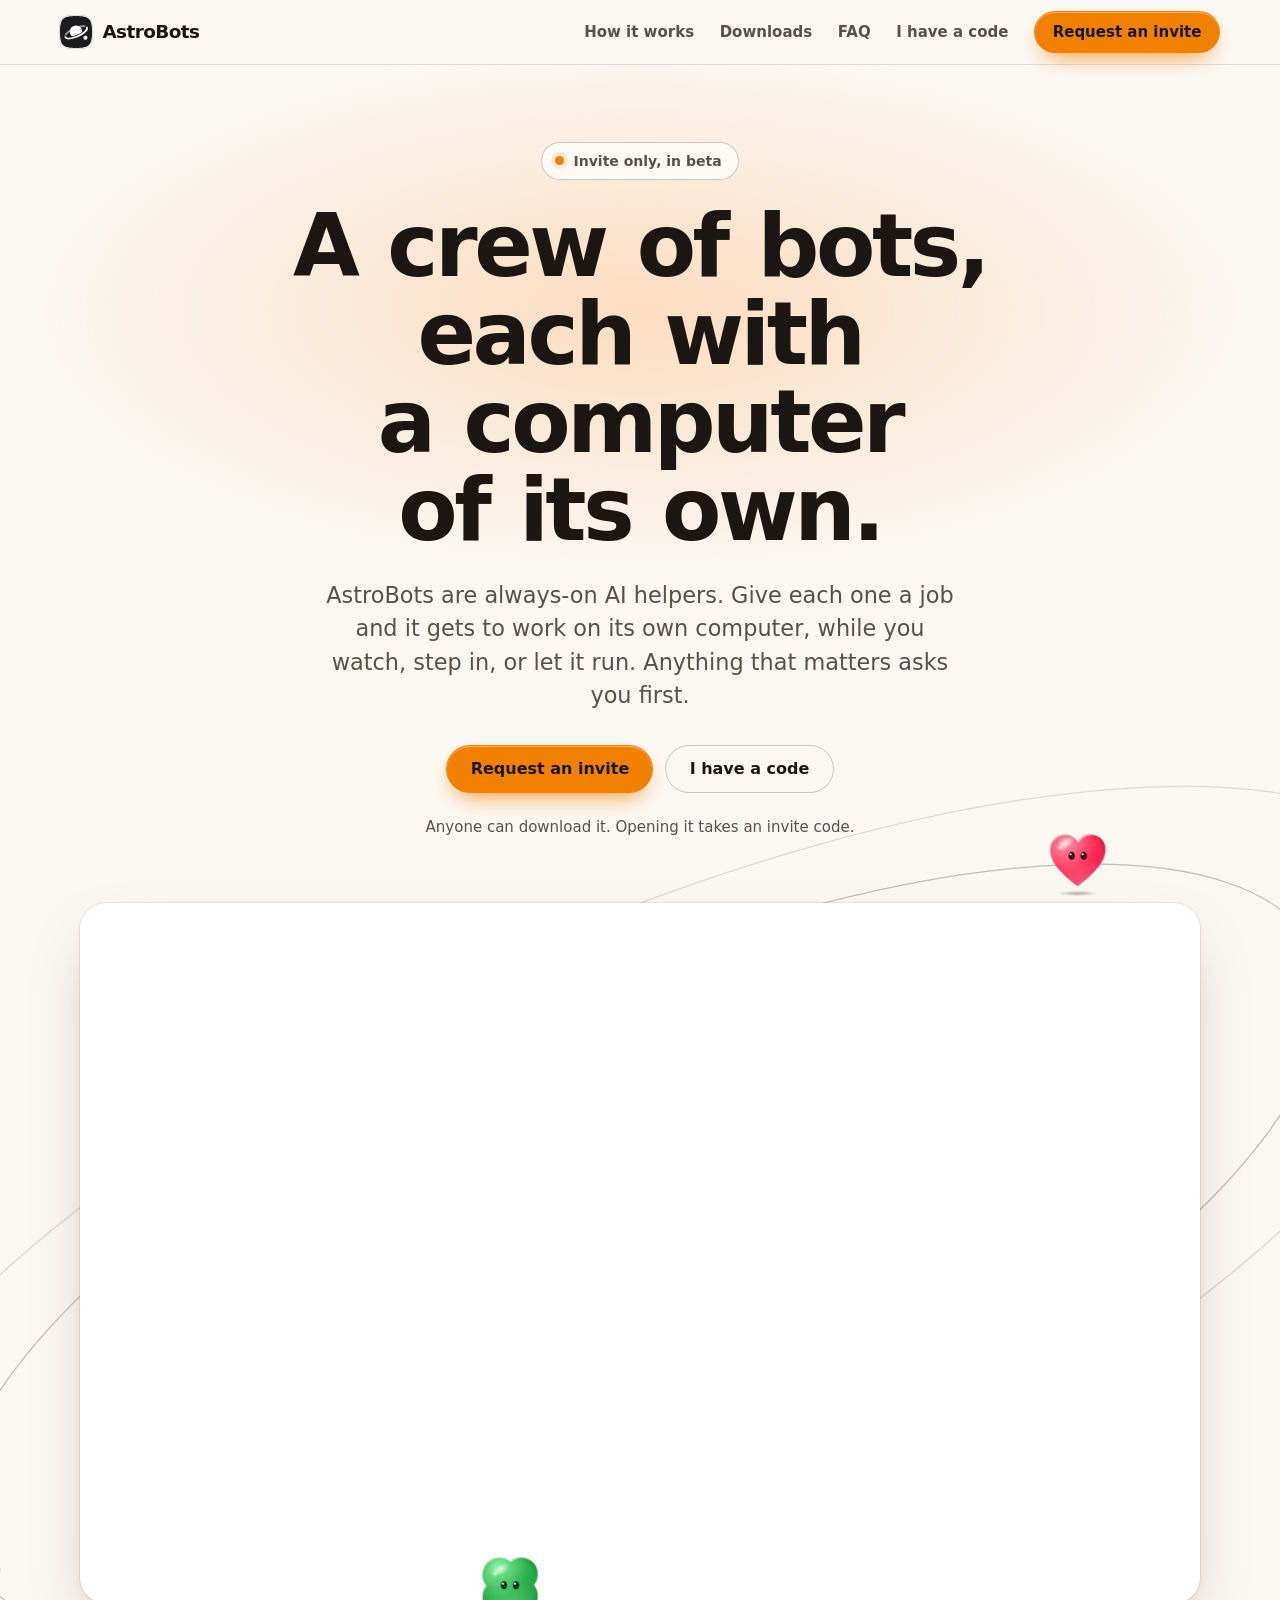
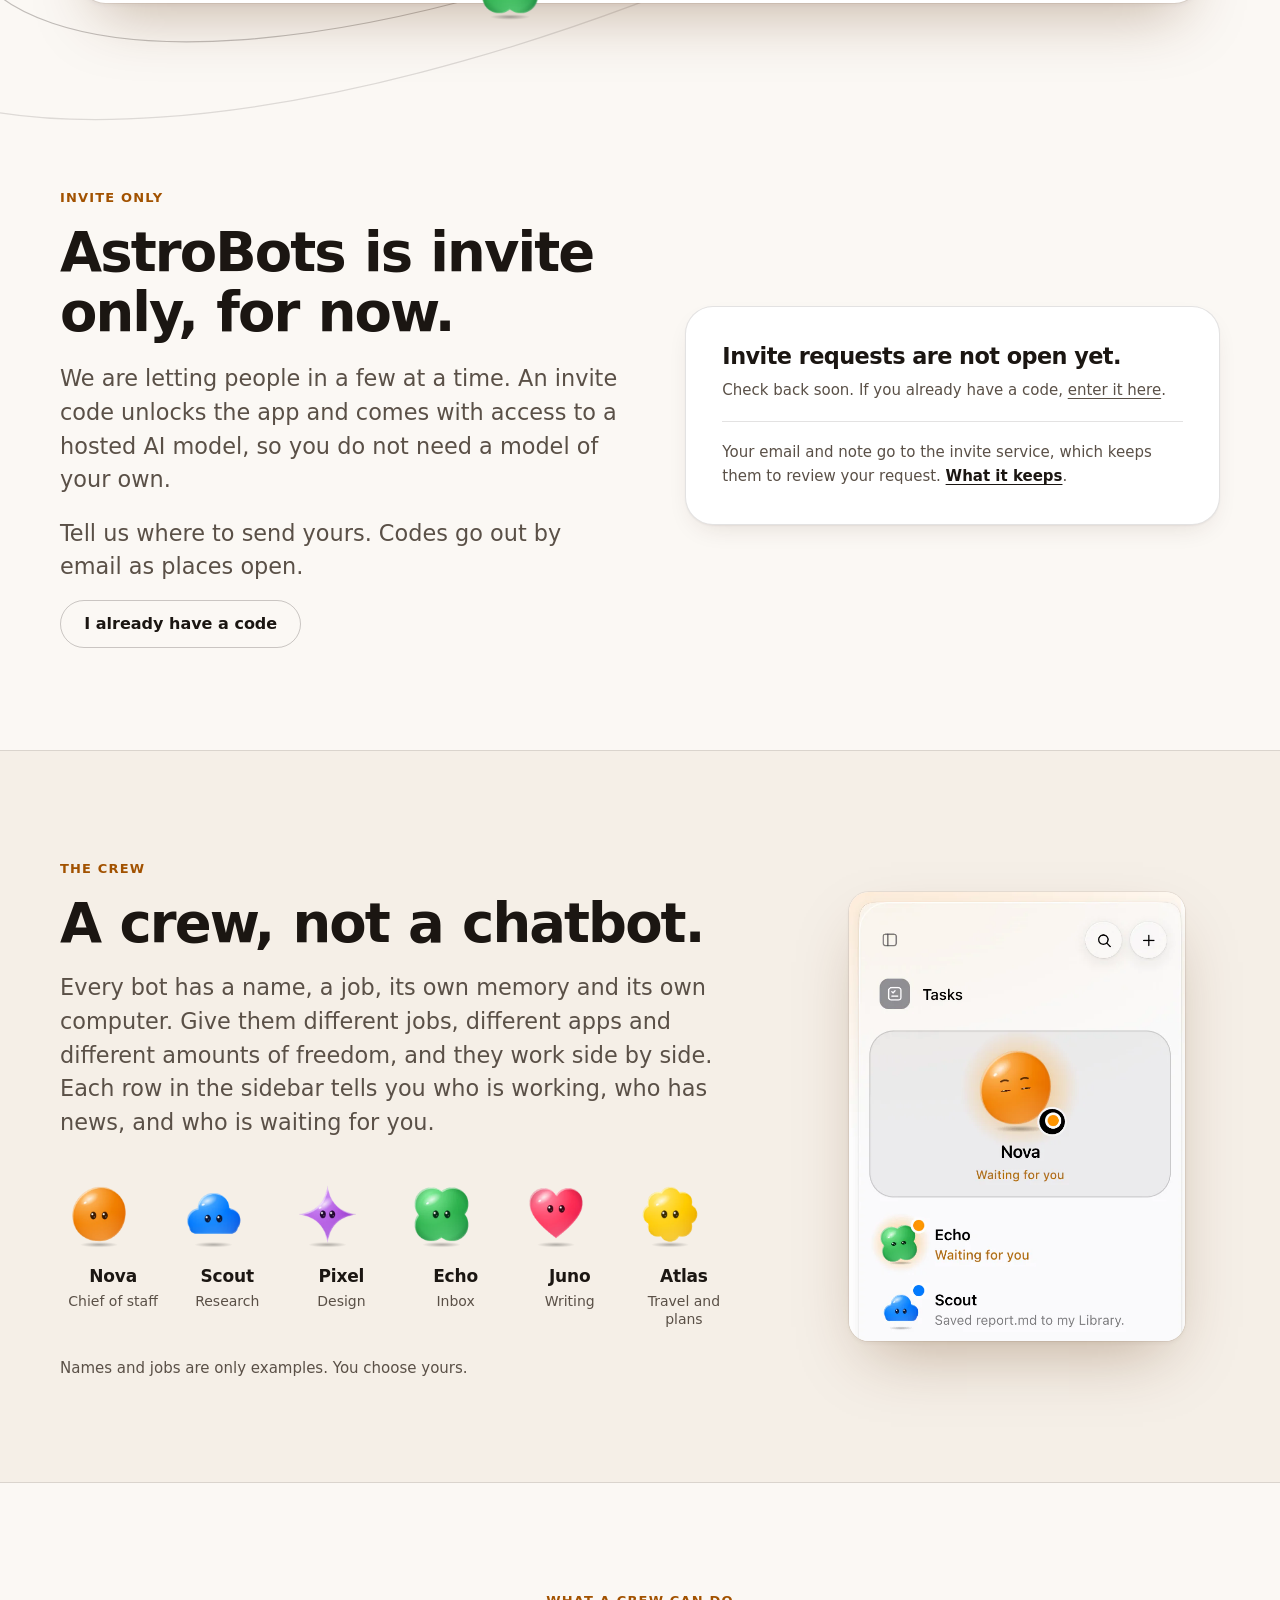
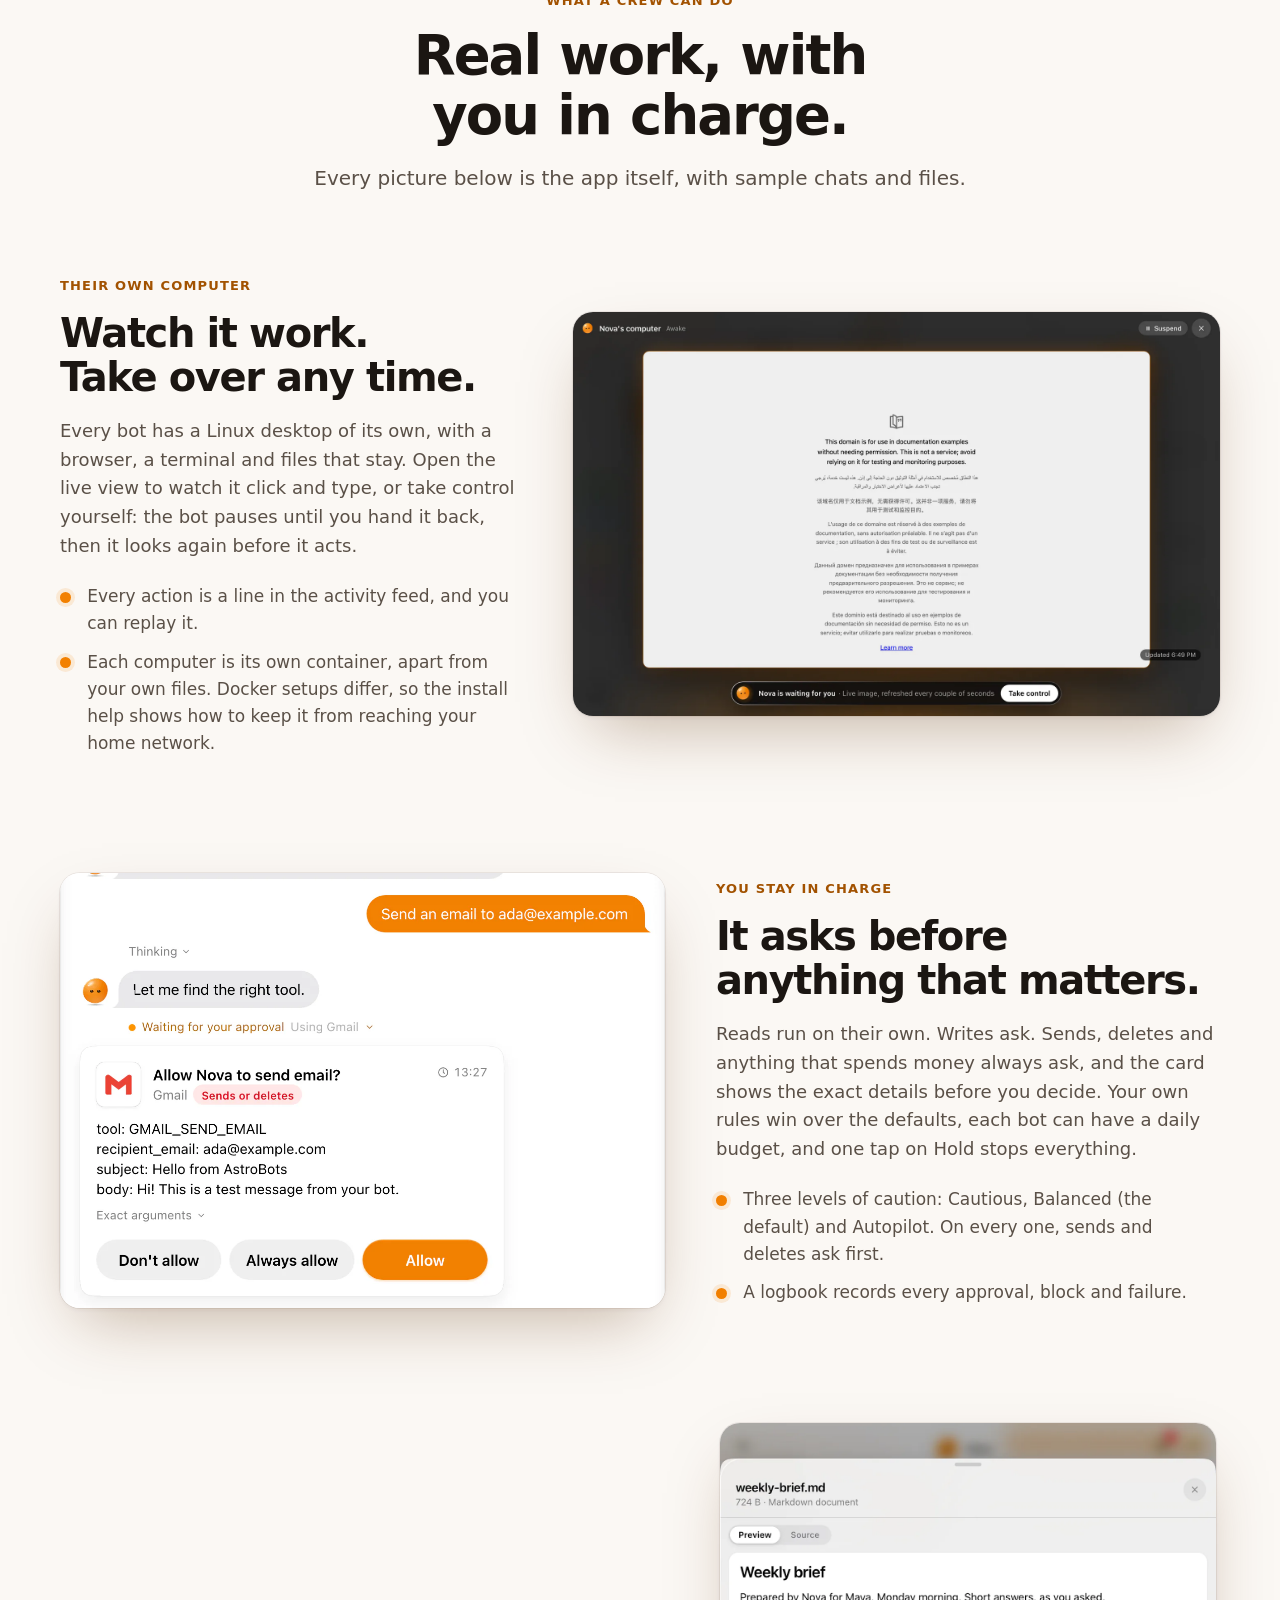
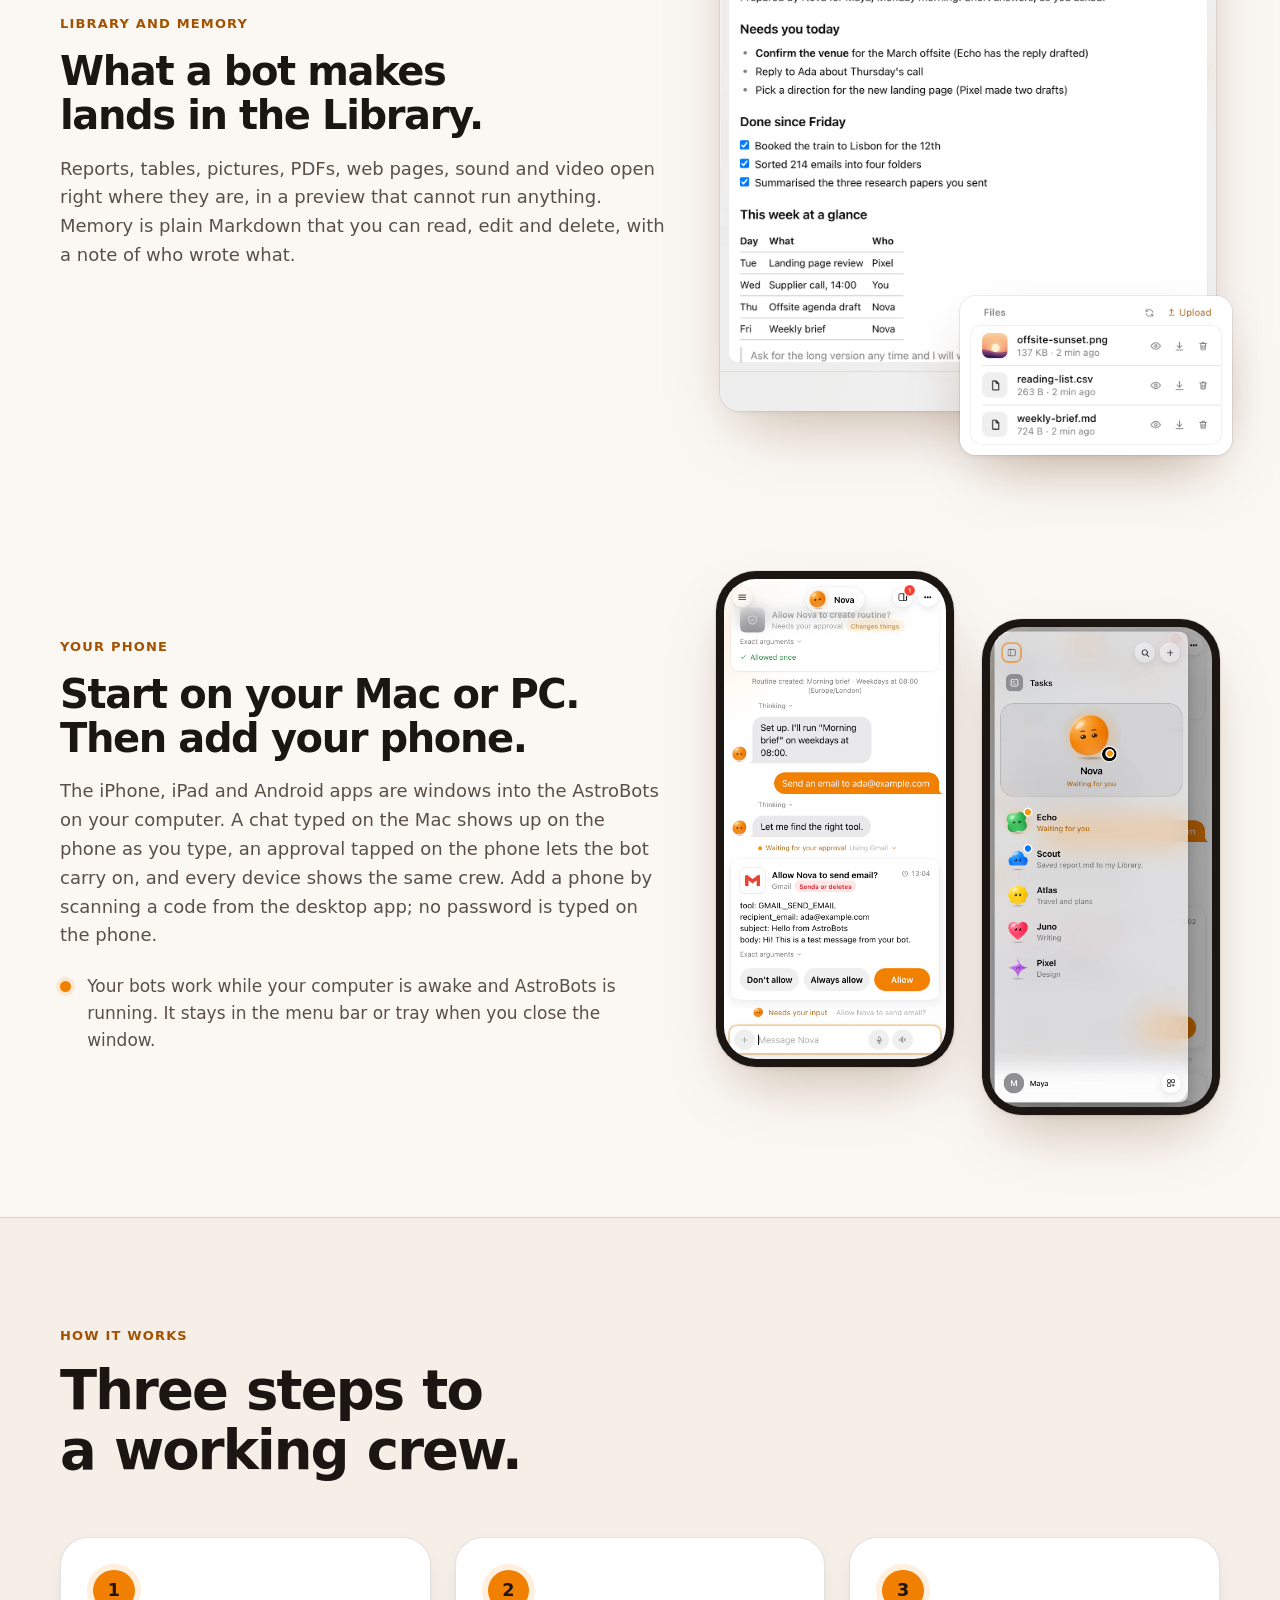
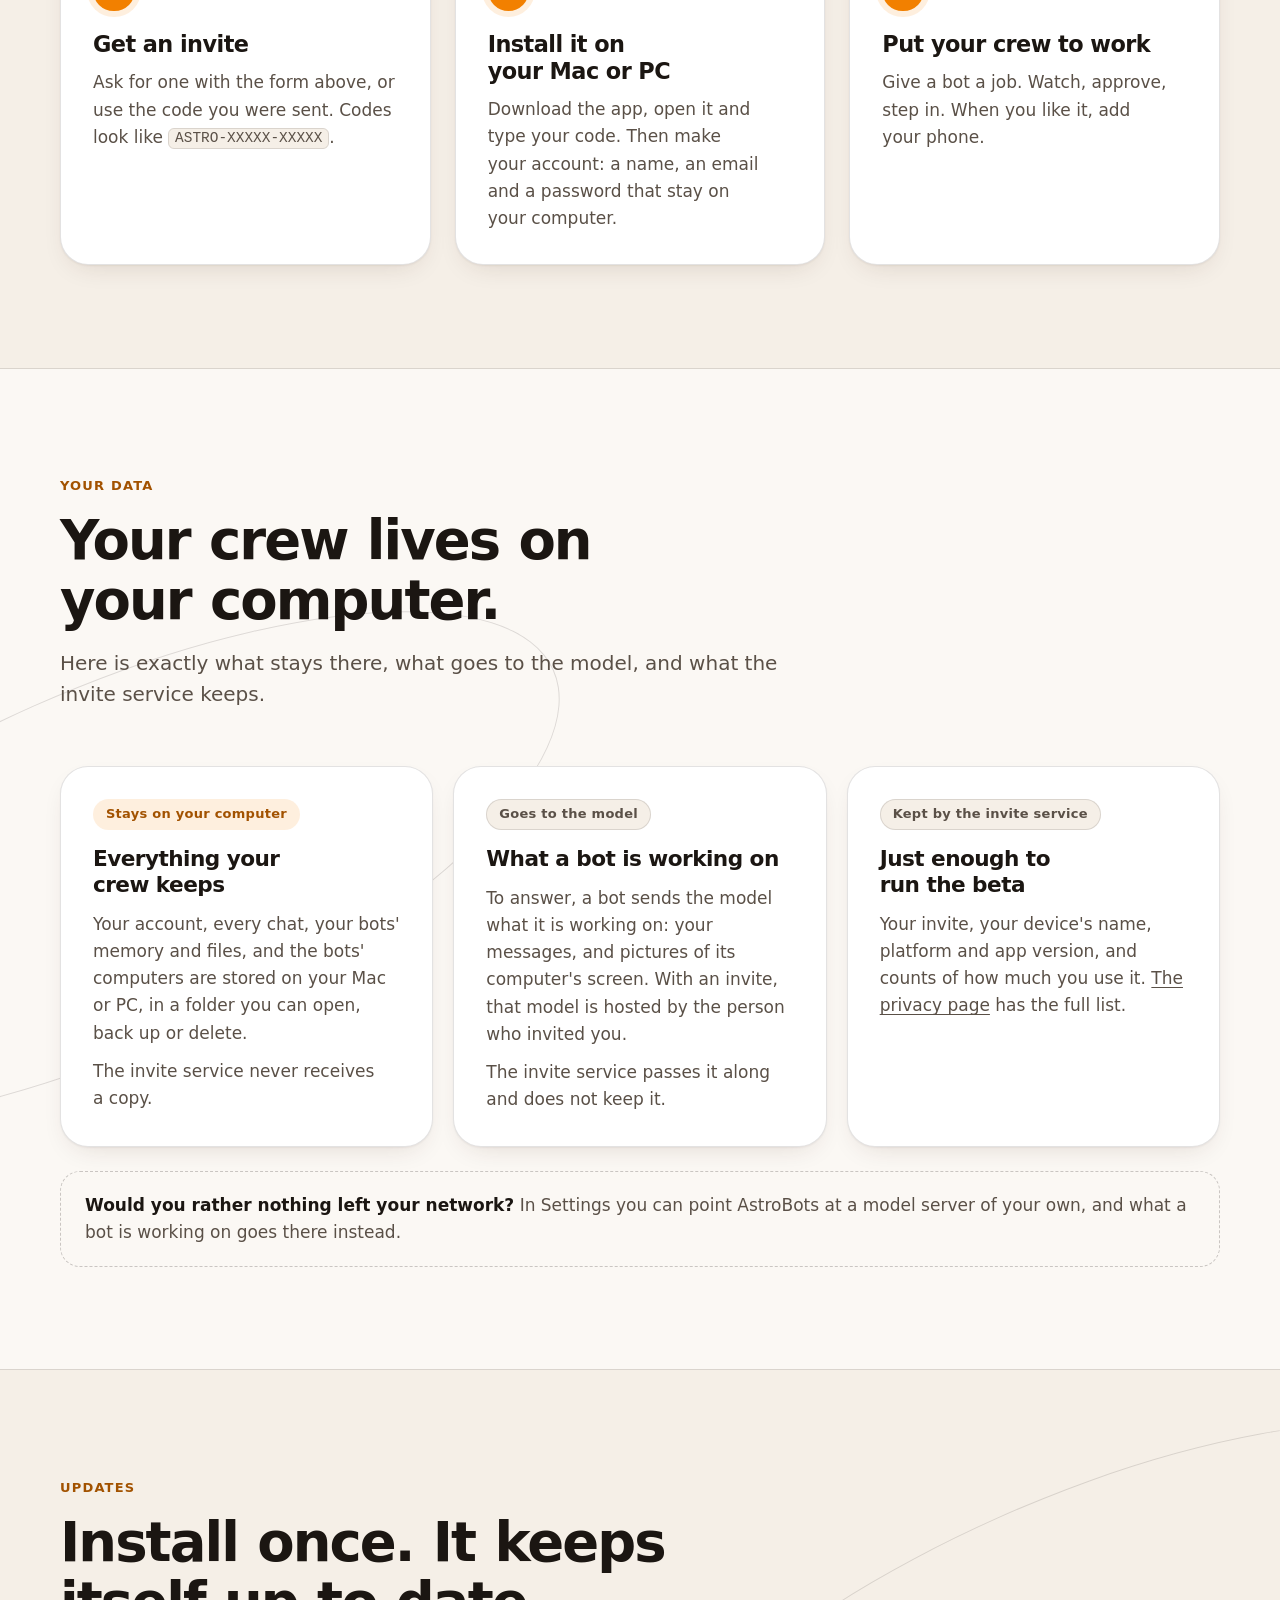
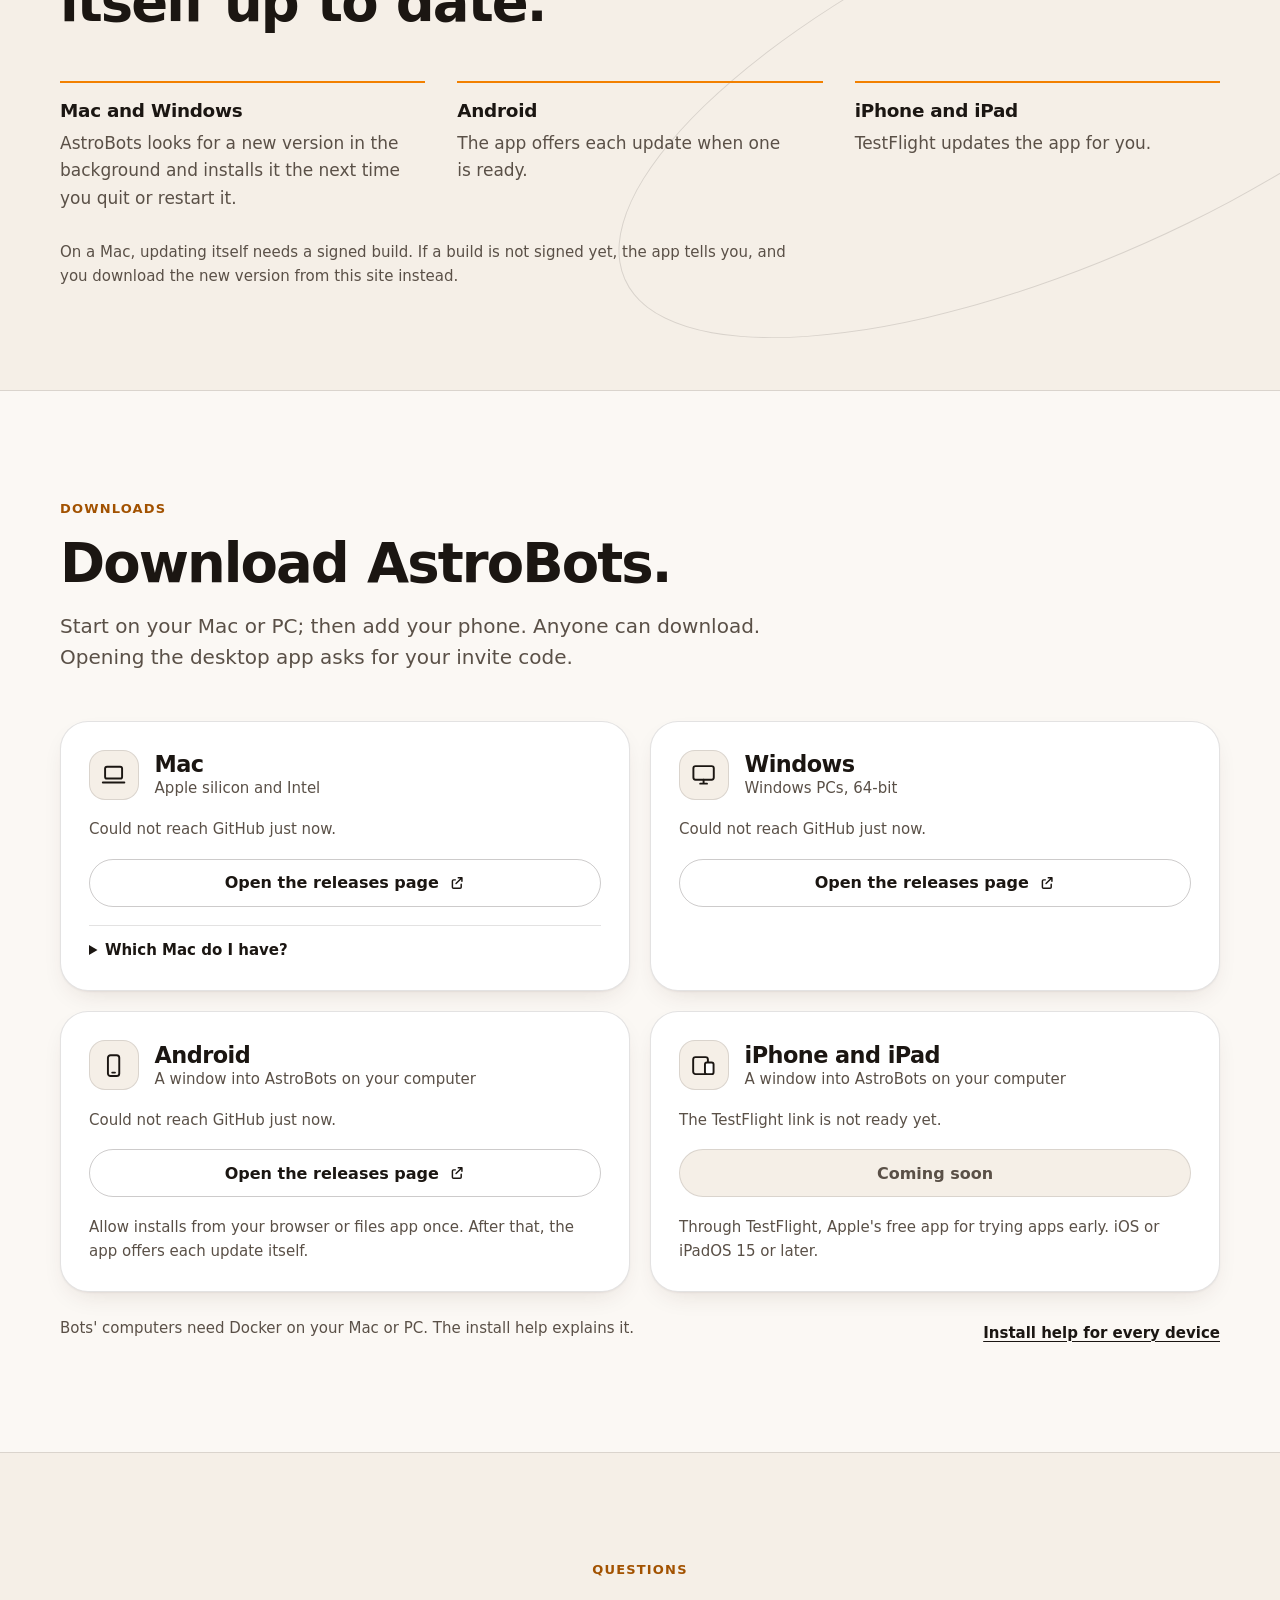
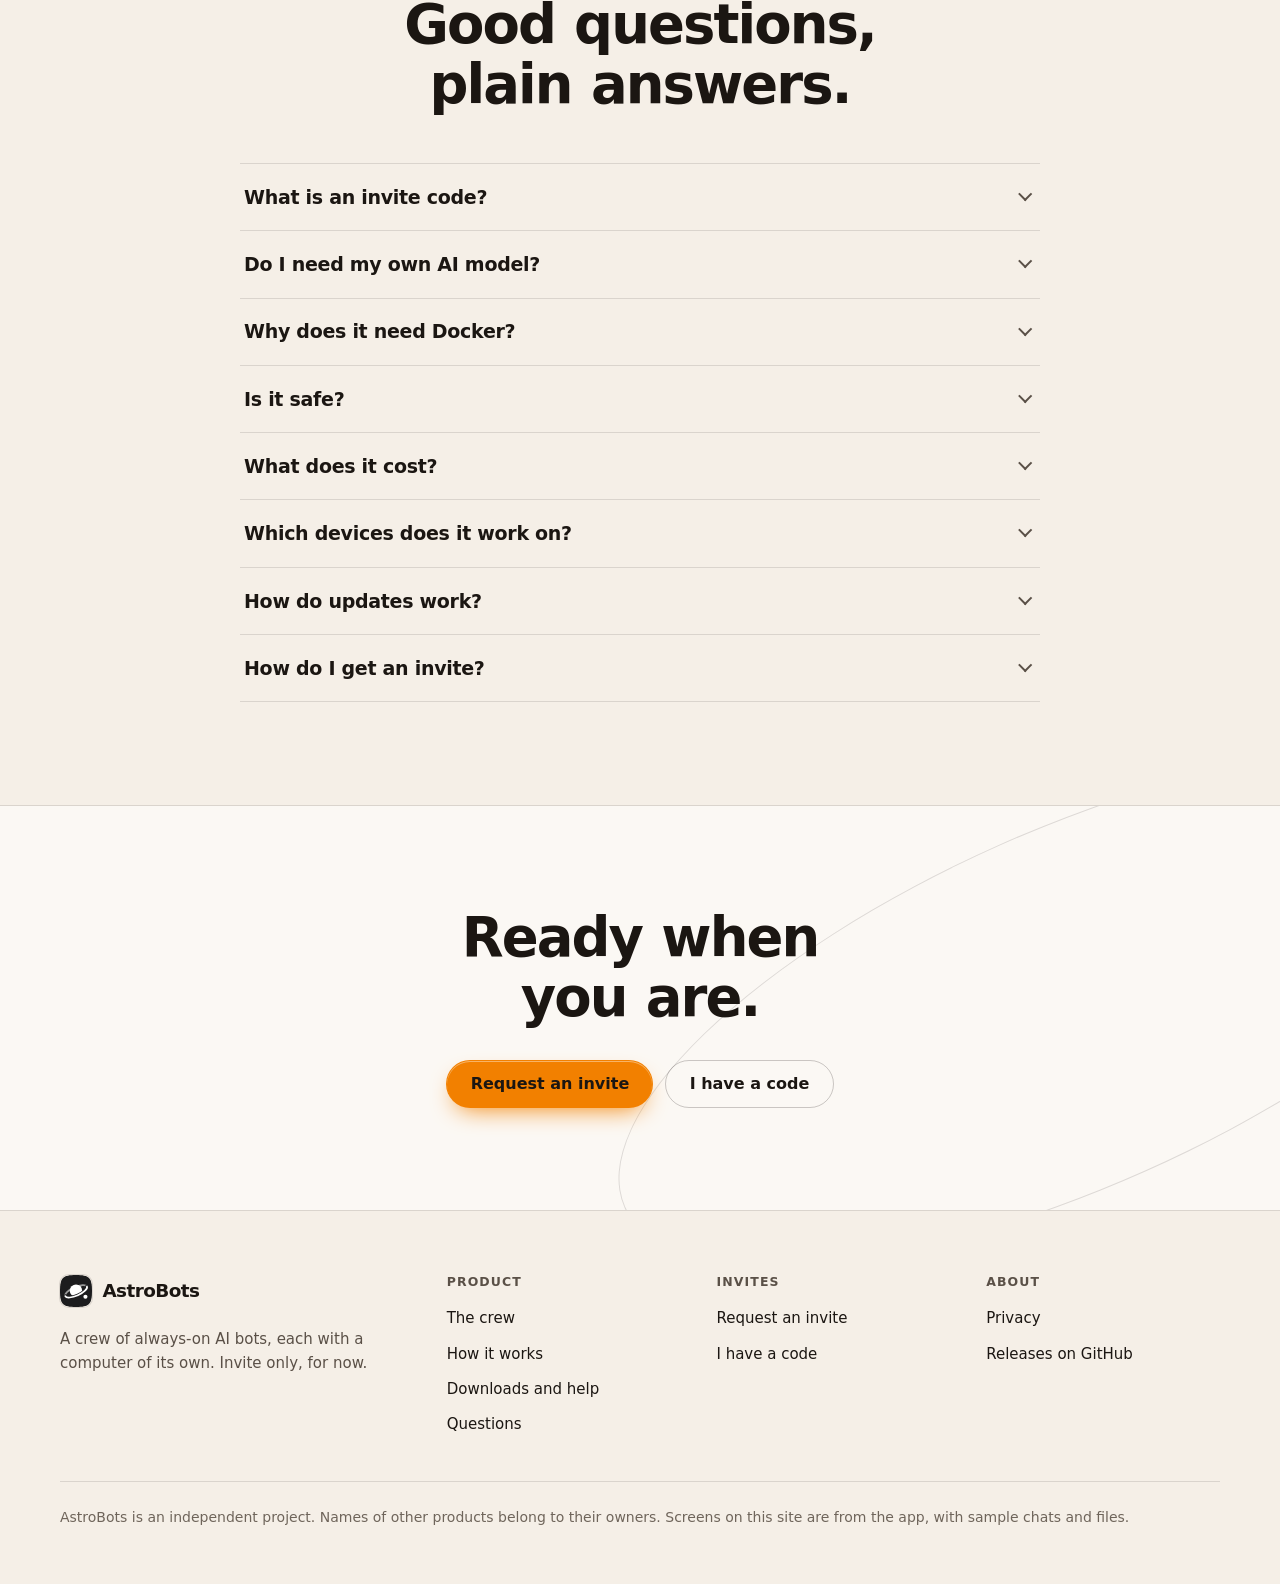
<file: index.html>
<!doctype html>
<html lang="en">
<head>
  <meta charset="utf-8">
  <meta name="viewport" content="width=device-width, initial-scale=1">
  <title>AstroBots: a crew of bots, each with a computer of its own</title>
  <meta name="description" content="AstroBots is an invite-only crew of always-on AI bots, each with a computer of its own. It runs on your Mac or PC, with your phone as a window into it. Ask for an invite.">
  <meta name="color-scheme" content="light dark">
  <meta name="theme-color" content="#FBF8F4" media="(prefers-color-scheme: light)">
  <meta name="theme-color" content="#0E0B09" media="(prefers-color-scheme: dark)">
  <link rel="canonical" href="https://soskuziix.github.io/AstroBots-releases/">
  <meta property="og:type" content="website">
  <meta property="og:site_name" content="AstroBots">
  <meta property="og:title" content="AstroBots: a crew of bots, each with a computer of its own">
  <meta property="og:description" content="AstroBots is an invite-only crew of always-on AI bots, each with a computer of its own. It runs on your Mac or PC, with your phone as a window into it. Ask for an invite.">
  <meta property="og:url" content="https://soskuziix.github.io/AstroBots-releases/">
  <meta property="og:image" content="https://soskuziix.github.io/AstroBots-releases/assets/social.jpg">
  <meta property="og:image:type" content="image/jpeg">
  <meta property="og:image:width" content="1200">
  <meta property="og:image:height" content="630">
  <meta property="og:image:alt" content="AstroBots: a crew of bots, each with a computer of its own.">
  <meta name="twitter:card" content="summary_large_image">
  <meta name="twitter:image" content="https://soskuziix.github.io/AstroBots-releases/assets/social.jpg">
  <link rel="icon" href="favicon.svg" type="image/svg+xml">
  <link rel="icon" href="favicon.ico" sizes="48x48">
  <link rel="apple-touch-icon" href="apple-touch-icon.png">
  <link rel="manifest" href="site.webmanifest">
  <link rel="stylesheet" href="assets/css/site.css">
  <script>document.documentElement.classList.add('js');setTimeout(function(){document.documentElement.classList.add('show')},3500)</script>
  <script src="assets/js/site.js" defer></script>
</head>
<body>
  <a class="skip" href="#main">Skip to the content</a>
  <header class="site-header">
    <div class="wrap bar">
      <a class="brand" href="./" aria-current="page"><img src="favicon.svg" width="32" height="32" alt=""><span>AstroBots</span></a>
      <a class="btn btn--primary btn--sm header-cta" href="#invite">Request an invite</a>
      <nav class="nav" aria-label="Main">
        <button class="nav-toggle" type="button" aria-expanded="false" aria-controls="nav-list"><span class="sr">Menu</span><svg viewBox="0 0 24 24" fill="none" stroke="currentColor" stroke-width="2" stroke-linecap="round" aria-hidden="true"><path d="M4 8h16M4 16h16"/></svg></button>
        <ul class="nav__list" id="nav-list">
          <li><a href="#how">How it works</a></li>
          <li><a href="#download">Downloads</a></li>
          <li><a href="#faq">FAQ</a></li>
          <li><a href="invite/">I have a code</a></li>
        </ul>
      </nav>
    </div>
  </header>

  <main id="main">

    <section class="hero" aria-labelledby="hero-title">
      <div class="wrap hero__copy">
        <p class="pill"><i aria-hidden="true"></i>Invite only, in beta</p>
        <h1 id="hero-title">A crew of bots, each with a computer of its own.</h1>
        <p class="lead">AstroBots are always-on AI helpers. Give each one a job and it gets to work on its own computer, while you watch, step in, or let it run. Anything that matters asks you first.</p>
        <div class="cta">
          <a class="btn btn--primary" href="#invite">Request an invite</a>
          <a class="btn btn--ghost" href="invite/">I have a code</a>
        </div>
        <p class="fine">Anyone can download it. Opening it takes an invite code.</p>
      </div>
      <div class="wrap">
        <div class="stage" data-orbit>
          <svg class="stage__rings" aria-hidden="true" focusable="false"></svg>
          <figure class="stage__shot">
            <picture>
              <source media="(min-width: 701px) and (prefers-color-scheme: dark)" srcset="assets/shots/hero-dark-1280.webp 1280w, assets/shots/hero-dark-2240.webp 2240w" sizes="(min-width: 1200px) 1120px, 92vw">
              <source media="(min-width: 701px)" srcset="assets/shots/hero-light-1280.webp 1280w, assets/shots/hero-light-2240.webp 2240w" sizes="(min-width: 1200px) 1120px, 92vw">
              <source media="(prefers-color-scheme: dark)" srcset="assets/shots/phone-dark.webp">
              <img src="assets/shots/phone-light.webp" width="780" height="1688" alt="The AstroBots app. On the left, a crew of six bots: Nova and Echo are waiting for you, and Scout has something new. In the middle, Nova asks permission to send an email and shows the recipient, subject and message. On the right, Nova’s computer and a morning brief set for weekdays at eight." fetchpriority="high" decoding="async">
            </picture>
          </figure>
          <div aria-hidden="true">
            <div class="moon" data-moon data-phase="0.06" style="--d:-1.1s"><picture>
                <source media="(prefers-color-scheme: dark)" srcset="assets/crew/nova-dark.webp">
                <img src="assets/crew/nova-light.webp" width="232" height="244" alt="" decoding="async">
              </picture></div>
            <div class="moon" data-moon data-phase="0.93" style="--d:-3.4s"><picture>
                <source media="(prefers-color-scheme: dark)" srcset="assets/crew/scout-dark.webp">
                <img src="assets/crew/scout-light.webp" width="232" height="244" alt="" decoding="async">
              </picture></div>
            <div class="moon" data-moon data-phase="1.38" style="--d:-2.2s"><picture>
                <source media="(prefers-color-scheme: dark)" srcset="assets/crew/pixel-dark.webp">
                <img src="assets/crew/pixel-light.webp" width="232" height="244" alt="" decoding="async">
              </picture></div>
            <div class="moon" data-moon data-phase="0.56" style="--d:-4.6s"><picture>
                <source media="(prefers-color-scheme: dark)" srcset="assets/crew/echo-dark.webp">
                <img src="assets/crew/echo-light.webp" width="232" height="244" alt="" decoding="async">
              </picture></div>
            <div class="moon" data-moon data-phase="1.72" style="--d:-0.4s"><picture>
                <source media="(prefers-color-scheme: dark)" srcset="assets/crew/juno-dark.webp">
                <img src="assets/crew/juno-light.webp" width="232" height="244" alt="" decoding="async">
              </picture></div>
          </div>
        </div>
      </div>
    </section>

    <section class="section" id="invite" aria-labelledby="invite-title">
      <div class="wrap invite">
        <div class="invite__text reveal">
          <span class="eyebrow">Invite only</span>
          <h2 id="invite-title">AstroBots is invite only, for now.</h2>
          <p class="lead">We are letting people in a few at a time. An invite code unlocks the app and comes with access to a hosted AI model, so you do not need a model of your own.</p>
          <p class="lead">Tell us where to send yours. Codes go out by email as places open.</p>
          <p class="cta" style="justify-content:flex-start"><a class="btn btn--ghost" href="invite/">I already have a code</a></p>
        </div>
        <div class="reveal">
          <div class="card invite__card" data-invite-form>
            <div data-closed hidden>
              <h3>Invite requests are not open yet.</h3>
              <p class="fine">Check back soon. If you already have a code, <a href="invite/">enter it here</a>.</p>
            </div>
            <div data-done hidden>
              <h3 data-done-title tabindex="-1" role="status">Thank you. Your request is in.</h3>
              <p class="fine">If there is a place for you, your code arrives by email.</p>
              <p><button class="btn btn--ghost btn--sm" type="button" data-again>Send another request</button></p>
            </div>
            <form novalidate>
              <h3>Request an invite</h3>
              <p class="fine">Tell us where to send your code.</p>
              <div class="form">
                <div class="field">
                  <label class="field__label" for="home-email">Your email</label>
                  <input class="input" id="home-email" name="email" type="email" inputmode="email" autocomplete="email" required aria-describedby="home-err">
                </div>
                <div class="field">
                  <label class="field__label" for="home-note">What will you use it for? <small>(optional)</small></label>
                  <textarea class="input" id="home-note" name="note" rows="3" maxlength="600" autocomplete="off"></textarea>
                </div>
                <div class="hp" aria-hidden="true"><label>Leave this empty <input type="text" name="website" tabindex="-1" autocomplete="off"></label></div>
                <div class="form__row">
                  <button class="btn btn--primary" type="submit">Request an invite</button>
                </div>
                <p class="form__status" data-status role="status"></p>
                <p class="form__status" data-error id="home-err" role="alert" data-state="error"></p>
                <noscript><p class="fine">This form needs JavaScript. Please turn it on, then reload the page.</p></noscript>
              </div>
            </form>
            <p class="invite__alt">Your email and note go to the invite service, which keeps them to review your request. <a href="privacy/">What it keeps</a>.</p>
          </div>
        </div>
      </div>
    </section>

    <section class="section section--alt" id="crew" aria-labelledby="crew-title">
      <div class="wrap crew">
        <div class="reveal">
          <span class="eyebrow">The crew</span>
          <h2 id="crew-title">A crew, not a chatbot.</h2>
          <p class="lead" style="margin-top:1.1rem">Every bot has a name, a job, its own memory and its own computer. Give them different jobs, different apps and different amounts of freedom, and they work side by side. Each row in the sidebar tells you who is working, who has news, and who is waiting for you.</p>
          <ul class="crew__grid">
            <li class="crew__item"><picture>
                <source media="(prefers-color-scheme: dark)" srcset="assets/crew/nova-dark.webp">
                <img src="assets/crew/nova-light.webp" width="232" height="244" alt="" loading="lazy" decoding="async">
              </picture><span class="crew__name">Nova</span><span class="crew__role">Chief of staff</span></li>
            <li class="crew__item"><picture>
                <source media="(prefers-color-scheme: dark)" srcset="assets/crew/scout-dark.webp">
                <img src="assets/crew/scout-light.webp" width="232" height="244" alt="" loading="lazy" decoding="async">
              </picture><span class="crew__name">Scout</span><span class="crew__role">Research</span></li>
            <li class="crew__item"><picture>
                <source media="(prefers-color-scheme: dark)" srcset="assets/crew/pixel-dark.webp">
                <img src="assets/crew/pixel-light.webp" width="232" height="244" alt="" loading="lazy" decoding="async">
              </picture><span class="crew__name">Pixel</span><span class="crew__role">Design</span></li>
            <li class="crew__item"><picture>
                <source media="(prefers-color-scheme: dark)" srcset="assets/crew/echo-dark.webp">
                <img src="assets/crew/echo-light.webp" width="232" height="244" alt="" loading="lazy" decoding="async">
              </picture><span class="crew__name">Echo</span><span class="crew__role">Inbox</span></li>
            <li class="crew__item"><picture>
                <source media="(prefers-color-scheme: dark)" srcset="assets/crew/juno-dark.webp">
                <img src="assets/crew/juno-light.webp" width="232" height="244" alt="" loading="lazy" decoding="async">
              </picture><span class="crew__name">Juno</span><span class="crew__role">Writing</span></li>
            <li class="crew__item"><picture>
                <source media="(prefers-color-scheme: dark)" srcset="assets/crew/atlas-dark.webp">
                <img src="assets/crew/atlas-light.webp" width="232" height="244" alt="" loading="lazy" decoding="async">
              </picture><span class="crew__name">Atlas</span><span class="crew__role">Travel and plans</span></li>
          </ul>
          <p class="fine crew__note">Names and jobs are only examples. You choose yours.</p>
        </div>
        <figure class="crew__side frame reveal">
          <picture>
              <source media="(prefers-color-scheme: dark)" srcset="assets/shots/crew-dark.webp">
              <img src="assets/shots/crew-light.webp" width="660" height="882" alt="The sidebar of the app. Nova and Echo are marked as waiting for you, and Scout has a new message." loading="lazy" decoding="async">
            </picture>
        </figure>
      </div>
    </section>

    <section class="section" id="features" aria-labelledby="features-title">
      <div class="wrap">
        <div class="section__head section__head--center reveal">
          <span class="eyebrow">What a crew can do</span>
          <h2 id="features-title">Real work, with you in charge.</h2>
          <p>Every picture below is the app itself, with sample chats and files.</p>
        </div>

        <div class="features">

          <article class="feature reveal">
            <div class="feature__text">
              <span class="eyebrow">Their own computer</span>
              <h3>Watch it work. Take over any time.</h3>
              <p>Every bot has a Linux desktop of its own, with a browser, a terminal and files that stay. Open the live view to watch it click and type, or take control yourself: the bot pauses until you hand it back, then it looks again before it acts.</p>
              <ul class="ticks">
                <li>Every action is a line in the activity feed, and you can replay it.</li>
                <li>Each computer is its own container, apart from your own files. Docker setups differ, so the install help shows how to keep it from reaching your home network.</li>
              </ul>
            </div>
            <figure class="feature__media frame">
              <img src="assets/shots/computer.webp" width="1600" height="1000" alt="A bot's computer, shown full screen in the app. The bot has a web page open. A bar at the bottom says Nova is waiting for you and offers a Take control button." loading="lazy" decoding="async">
            </figure>
          </article>

          <article class="feature feature--narrow feature--flip reveal">
            <div class="feature__text">
              <span class="eyebrow">You stay in charge</span>
              <h3>It asks before anything that matters.</h3>
              <p>Reads run on their own. Writes ask. Sends, deletes and anything that spends money always ask, and the card shows the exact details before you decide. Your own rules win over the defaults, each bot can have a daily budget, and one tap on Hold stops everything.</p>
              <ul class="ticks">
                <li>Three levels of caution: Cautious, Balanced (the default) and Autopilot. On every one, sends and deletes ask first.</li>
                <li>A logbook records every approval, block and failure.</li>
              </ul>
            </div>
            <figure class="feature__media frame">
              <picture>
              <source media="(prefers-color-scheme: dark)" srcset="assets/shots/approval-dark.webp">
              <img src="assets/shots/approval-light.webp" width="1200" height="864" alt="A chat in which the user asks Nova to send an email. An approval card from Gmail shows the exact recipient, subject and message, marked Sends or deletes, with Don’t allow, Always allow and Allow buttons." loading="lazy" decoding="async">
            </picture>
            </figure>
          </article>

          <article class="feature feature--narrow reveal">
            <div class="feature__text">
              <span class="eyebrow">Library and memory</span>
              <h3>What a bot makes lands in the Library.</h3>
              <p>Reports, tables, pictures, PDFs, web pages, sound and video open right where they are, in a preview that cannot run anything. Memory is plain Markdown that you can read, edit and delete, with a note of who wrote what.</p>
            </div>
            <div class="feature__media">
              <div class="pair">
                <div class="frame">
                  <picture>
              <source media="(prefers-color-scheme: dark)" srcset="assets/shots/library-preview-dark.webp">
              <img src="assets/shots/library-preview-light.webp" width="1200" height="1423" alt="A Markdown report named weekly-brief.md open in the file preview, with a heading, a list, a checklist and a table." loading="lazy" decoding="async">
            </picture>
                </div>
                <div class="pair__list">
                  <picture>
              <source media="(prefers-color-scheme: dark)" srcset="assets/shots/library-list-dark.webp">
              <img src="assets/shots/library-list-light.webp" width="688" height="404" alt="The Library: a picture, a table and a report, each with preview, download and delete buttons." loading="lazy" decoding="async">
            </picture>
                </div>
              </div>
            </div>
          </article>

          <article class="feature feature--narrow reveal">
            <div class="feature__text">
              <span class="eyebrow">Your phone</span>
              <h3>Start on your Mac or PC. Then add your phone.</h3>
              <p>The iPhone, iPad and Android apps are windows into the AstroBots on your computer. A chat typed on the Mac shows up on the phone as you type, an approval tapped on the phone lets the bot carry on, and every device shows the same crew. Add a phone by scanning a code from the desktop app; no password is typed on the phone.</p>
              <ul class="ticks">
                <li>Your bots work while your computer is awake and AstroBots is running. It stays in the menu bar or tray when you close the window.</li>
              </ul>
            </div>
            <div class="feature__media">
              <div class="phones">
                <div class="phone">
                  <picture>
              <source media="(prefers-color-scheme: dark)" srcset="assets/shots/phone-dark.webp">
              <img src="assets/shots/phone-light.webp" width="780" height="1688" alt="AstroBots on a phone: the same chat and the same approval card, with Don’t allow, Always allow and Allow buttons." loading="lazy" decoding="async">
            </picture>
                </div>
                <div class="phone phone--b">
                  <picture>
              <source media="(prefers-color-scheme: dark)" srcset="assets/shots/phone-drawer-dark.webp">
              <img src="assets/shots/phone-drawer-light.webp" width="780" height="1688" alt="The crew list on a phone: Nova, Scout, Atlas, Echo, Juno and Pixel." loading="lazy" decoding="async">
            </picture>
                </div>
              </div>
            </div>
          </article>

        </div>
      </div>
    </section>

    <section class="section section--alt" id="how" aria-labelledby="how-title">
      <div class="wrap">
        <div class="section__head reveal">
          <span class="eyebrow">How it works</span>
          <h2 id="how-title">Three steps to a working crew.</h2>
        </div>
        <ol class="steps">
          <li class="card step reveal">
            <h3>Get an invite</h3>
            <p>Ask for one with the form above, or use the code you were sent. Codes look like <code>ASTRO-XXXXX-XXXXX</code>.</p>
          </li>
          <li class="card step reveal">
            <h3>Install it on your Mac or PC</h3>
            <p>Download the app, open it and type your code. Then make your account: a name, an email and a password that stay on your computer.</p>
          </li>
          <li class="card step reveal">
            <h3>Put your crew to work</h3>
            <p>Give a bot a job. Watch, approve, step in. When you like it, add your phone.</p>
          </li>
        </ol>
      </div>
    </section>

    <section class="section ringed ringed--left" id="data" aria-labelledby="data-title">
      <div class="wrap">
        <div class="section__head reveal">
          <span class="eyebrow">Your data</span>
          <h2 id="data-title">Your crew lives on your computer.</h2>
          <p>Here is exactly what stays there, what goes to the model, and what the invite service keeps.</p>
        </div>
        <div class="facts">
          <article class="card fact fact--home reveal">
            <span class="fact__tag">Stays on your computer</span>
            <h3>Everything your crew keeps</h3>
            <p>Your account, every chat, your bots' memory and files, and the bots' computers are stored on your Mac or PC, in a folder you can open, back up or delete.</p>
            <p>The invite service never receives a copy.</p>
          </article>
          <article class="card fact reveal">
            <span class="fact__tag">Goes to the model</span>
            <h3>What a bot is working on</h3>
            <p>To answer, a bot sends the model what it is working on: your messages, and pictures of its computer's screen. With an invite, that model is hosted by the person who invited you.</p>
            <p>The invite service passes it along and does not keep it.</p>
          </article>
          <article class="card fact reveal">
            <span class="fact__tag">Kept by the invite service</span>
            <h3>Just enough to run the beta</h3>
            <p>Your invite, your device's name, platform and app version, and counts of how much you use it. <a href="privacy/">The privacy page</a> has the full list.</p>
          </article>
        </div>
        <p class="callout reveal"><span><strong>Would you rather nothing left your network?</strong> In Settings you can point AstroBots at a model server of your own, and what a bot is working on goes there instead.</span></p>
      </div>
    </section>

    <section class="section section--alt ringed" id="updates" aria-labelledby="updates-title">
      <div class="wrap">
        <div class="section__head reveal">
          <span class="eyebrow">Updates</span>
          <h2 id="updates-title">Install once. It keeps itself up to date.</h2>
        </div>
        <div class="upd reveal">
          <div><h3>Mac and Windows</h3><p>AstroBots looks for a new version in the background and installs it the next time you quit or restart it.</p></div>
          <div><h3>Android</h3><p>The app offers each update when one is ready.</p></div>
          <div><h3>iPhone and iPad</h3><p>TestFlight updates the app for you.</p></div>
        </div>
        <p class="fine upd__note reveal">On a Mac, updating itself needs a signed build. If a build is not signed yet, the app tells you, and you download the new version from this site instead.</p>
      </div>
    </section>

    <section class="section dl" id="download" aria-labelledby="download-title">
      <div class="wrap">
        <div class="section__head reveal">
          <span class="eyebrow">Downloads</span>
          <h2 id="download-title">Download AstroBots.</h2>
          <p>Start on your Mac or PC; then add your phone. Anyone can download. Opening the desktop app asks for your invite code.</p>
        </div>
        <div data-downloads class="reveal">
        <div class="dl__grid">
          <article class="card dl-card" data-platform="mac" aria-labelledby="dl-mac">
            <span class="badge" hidden>Your device</span>
            <div class="dl-card__head"><span class="dl-card__icon"><svg viewBox="0 0 24 24" fill="none" stroke="currentColor" stroke-width="1.7" stroke-linecap="round" stroke-linejoin="round" aria-hidden="true"><rect x="4.5" y="5" width="15" height="10.5" rx="1.7"/><path d="M2.5 19h19"/></svg></span><div><h3 id="dl-mac">Mac</h3><p class="dl-card__sub">Apple silicon and Intel</p></div></div>
            <p class="dl-card__meta" data-meta aria-live="polite"></p>
            <div class="dl-card__actions" data-actions><span class="btn btn--quiet">Coming soon</span></div>
            <details><summary>Which Mac do I have?</summary><p>Open the Apple menu and choose About This Mac. If it says Chip with an Apple M and a number, take Apple silicon. If it says Processor with Intel in it, take Intel.</p></details>
            <details data-sums hidden><summary>Checksums (SHA-256)</summary><div class="sum"></div></details>
          </article>
          <article class="card dl-card" data-platform="windows" aria-labelledby="dl-win">
            <span class="badge" hidden>Your device</span>
            <div class="dl-card__head"><span class="dl-card__icon"><svg viewBox="0 0 24 24" fill="none" stroke="currentColor" stroke-width="1.7" stroke-linecap="round" stroke-linejoin="round" aria-hidden="true"><rect x="3" y="4.5" width="18" height="12" rx="1.9"/><path d="M9 20h6M12 16.5V20"/></svg></span><div><h3 id="dl-win">Windows</h3><p class="dl-card__sub">Windows PCs, 64-bit</p></div></div>
            <p class="dl-card__meta" data-meta aria-live="polite"></p>
            <div class="dl-card__actions" data-actions><span class="btn btn--quiet">Coming soon</span></div>
            <details data-sums hidden><summary>Checksums (SHA-256)</summary><div class="sum"></div></details>
          </article>
          <article class="card dl-card" data-platform="android" aria-labelledby="dl-and">
            <span class="badge" hidden>Your device</span>
            <div class="dl-card__head"><span class="dl-card__icon"><svg viewBox="0 0 24 24" fill="none" stroke="currentColor" stroke-width="1.7" stroke-linecap="round" stroke-linejoin="round" aria-hidden="true"><rect x="7" y="2.8" width="10" height="18.4" rx="2.3"/><path d="M10.8 18.2h2.4"/></svg></span><div><h3 id="dl-and">Android</h3><p class="dl-card__sub">A window into AstroBots on your computer</p></div></div>
            <p class="dl-card__meta" data-meta aria-live="polite"></p>
            <div class="dl-card__actions" data-actions><span class="btn btn--quiet">Coming soon</span></div>
            <p class="dl-card__note">Allow installs from your browser or files app once. After that, the app offers each update itself.</p>
            <details data-sums hidden><summary>Checksums (SHA-256)</summary><div class="sum"></div></details>
          </article>
          <article class="card dl-card" data-platform="ios" aria-labelledby="dl-ios">
            <span class="badge" hidden>Your device</span>
            <div class="dl-card__head"><span class="dl-card__icon"><svg viewBox="0 0 24 24" fill="none" stroke="currentColor" stroke-width="1.7" stroke-linecap="round" stroke-linejoin="round" aria-hidden="true"><rect x="2.8" y="4.5" width="13" height="15" rx="2.1"/><rect x="13.2" y="9.2" width="7.6" height="10.3" rx="1.7" fill="var(--card)"/></svg></span><div><h3 id="dl-ios">iPhone and iPad</h3><p class="dl-card__sub">A window into AstroBots on your computer</p></div></div>
            <p class="dl-card__meta" data-meta aria-live="polite"></p>
            <div class="dl-card__actions" data-actions><span class="btn btn--quiet">Coming soon</span></div>
            <p class="dl-card__note">Through TestFlight, Apple's free app for trying apps early. iOS or iPadOS 15 or later.</p>
          </article>
        </div>
        <noscript><p class="fine">The download buttons need JavaScript to find the latest version.</p></noscript>
        </div>
        <p class="dl__foot"><span>Bots' computers need Docker on your Mac or PC. The install help explains it.</span><a href="download/">Install help for every device</a></p>
      </div>
    </section>

    <section class="section section--alt" id="faq" aria-labelledby="faq-title">
      <div class="wrap">
        <div class="section__head section__head--center reveal">
          <span class="eyebrow">Questions</span>
          <h2 id="faq-title">Good questions, plain answers.</h2>
        </div>
        <div class="faq reveal">
          <details class="qa"><summary>What is an invite code?</summary><div class="qa__a"><p>A short code, like <code>ASTRO-XXXXX-XXXXX</code>, that unlocks the desktop app. You type it in the first time you open AstroBots. It also gives your copy a key to the hosted model, so there is nothing else to sign up for.</p></div></details>
          <details class="qa"><summary>Do I need my own AI model?</summary><div class="qa__a"><p>No. Your invite comes with access to a hosted model, so the bots can answer from the first minute. If you already run a model server, you can point AstroBots at it in Settings instead.</p></div></details>
          <details class="qa"><summary>Why does it need Docker?</summary><div class="qa__a"><p>Each bot works on a Linux desktop of its own, and Docker is what runs those desktops on your computer (Docker Desktop, or Colima on a Mac). AstroBots checks for it, builds the computer the first time (about 600 MB and a few minutes) and tells you what is missing.</p>
     <p>Without Docker the app still opens and your bots can still chat, but they have no computer to work on.</p></div></details>
          <details class="qa"><summary>Is it safe?</summary><div class="qa__a"><p>You stay in charge. Reads run on their own, writes ask, and sends, deletes and anything that spends money always ask, showing you the exact details first. Your own rules win over the defaults, and Hold stops everything at once. Each bot's computer is its own container, apart from your own files.</p>
     <p>It is also a beta. It has not had an independent security review, and what a bot clicks on a web page cannot be checked the way an app call can. Start on Cautious or Balanced, watch a bot work for a while, and give it more freedom when you trust it.</p></div></details>
          <details class="qa"><summary>What does it cost?</summary><div class="qa__a"><p>AstroBots is an invite beta and we have not set prices yet. We would rather say that plainly than guess.</p></div></details>
          <details class="qa"><summary>Which devices does it work on?</summary><div class="qa__a"><p>AstroBots itself runs on a Mac (Apple silicon or Intel) or a 64-bit Windows PC. The iPhone and iPad apps (through TestFlight, iOS or iPadOS 15 or later) and the Android app are windows into the AstroBots on your computer, so start on a Mac or PC and add your phone after. There is no Linux version yet.</p></div></details>
          <details class="qa"><summary>How do updates work?</summary><div class="qa__a"><p><strong>Mac and Windows:</strong> AstroBots looks for a new version in the background and installs it the next time you quit or restart it. On a Mac that needs a signed build; if a build is not signed yet, the app says so and you download the new version here instead.</p>
     <p><strong>Android:</strong> the app offers each update when one is ready. <strong>iPhone and iPad:</strong> TestFlight updates the app for you.</p></div></details>
          <details class="qa"><summary>How do I get an invite?</summary><div class="qa__a"><p>Ask for one with <a href="#invite">the form above</a>. Codes are sent by email as places open. If you already have a code, <a href="invite/">go to the invite page</a>.</p></div></details>
        </div>
      </div>
    </section>

    <section class="section final ringed" aria-labelledby="final-title">
      <div class="wrap reveal">
        <h2 id="final-title">Ready when you are.</h2>
        <div class="cta">
          <a class="btn btn--primary" href="#invite">Request an invite</a>
          <a class="btn btn--ghost" href="invite/">I have a code</a>
        </div>
      </div>
    </section>

  </main>

  <footer class="site-footer">
    <div class="wrap">
      <div class="foot">
        <div class="foot__brand">
          <a class="brand" href="./"><img src="favicon.svg" width="32" height="32" alt="">AstroBots</a>
          <p>A crew of always-on AI bots, each with a computer of its own. Invite only, for now.</p>
        </div>
        <nav aria-label="Product">
          <h2 class="foot__h">Product</h2>
          <ul>
            <li><a href="#crew">The crew</a></li>
            <li><a href="#how">How it works</a></li>
            <li><a href="download/">Downloads and help</a></li>
            <li><a href="#faq">Questions</a></li>
          </ul>
        </nav>
        <nav aria-label="Invites">
          <h2 class="foot__h">Invites</h2>
          <ul>
            <li><a href="#invite">Request an invite</a></li>
            <li><a href="invite/">I have a code</a></li>
          </ul>
        </nav>
        <nav aria-label="About">
          <h2 class="foot__h">About</h2>
          <ul>
            <li><a href="privacy/">Privacy</a></li>
            <li><a data-releases-link href="https://github.com/" rel="noopener">Releases on GitHub</a></li>
            <li data-contact-item hidden><a data-contact href="mailto:">Contact: <span data-contact-text></span></a></li>
          </ul>
        </nav>
      </div>
      <p class="foot__legal">AstroBots is an independent project. Names of other products belong to their owners. Screens on this site are from the app, with sample chats and files.</p>
    </div>
  </footer>
</body>
</html>
</file>
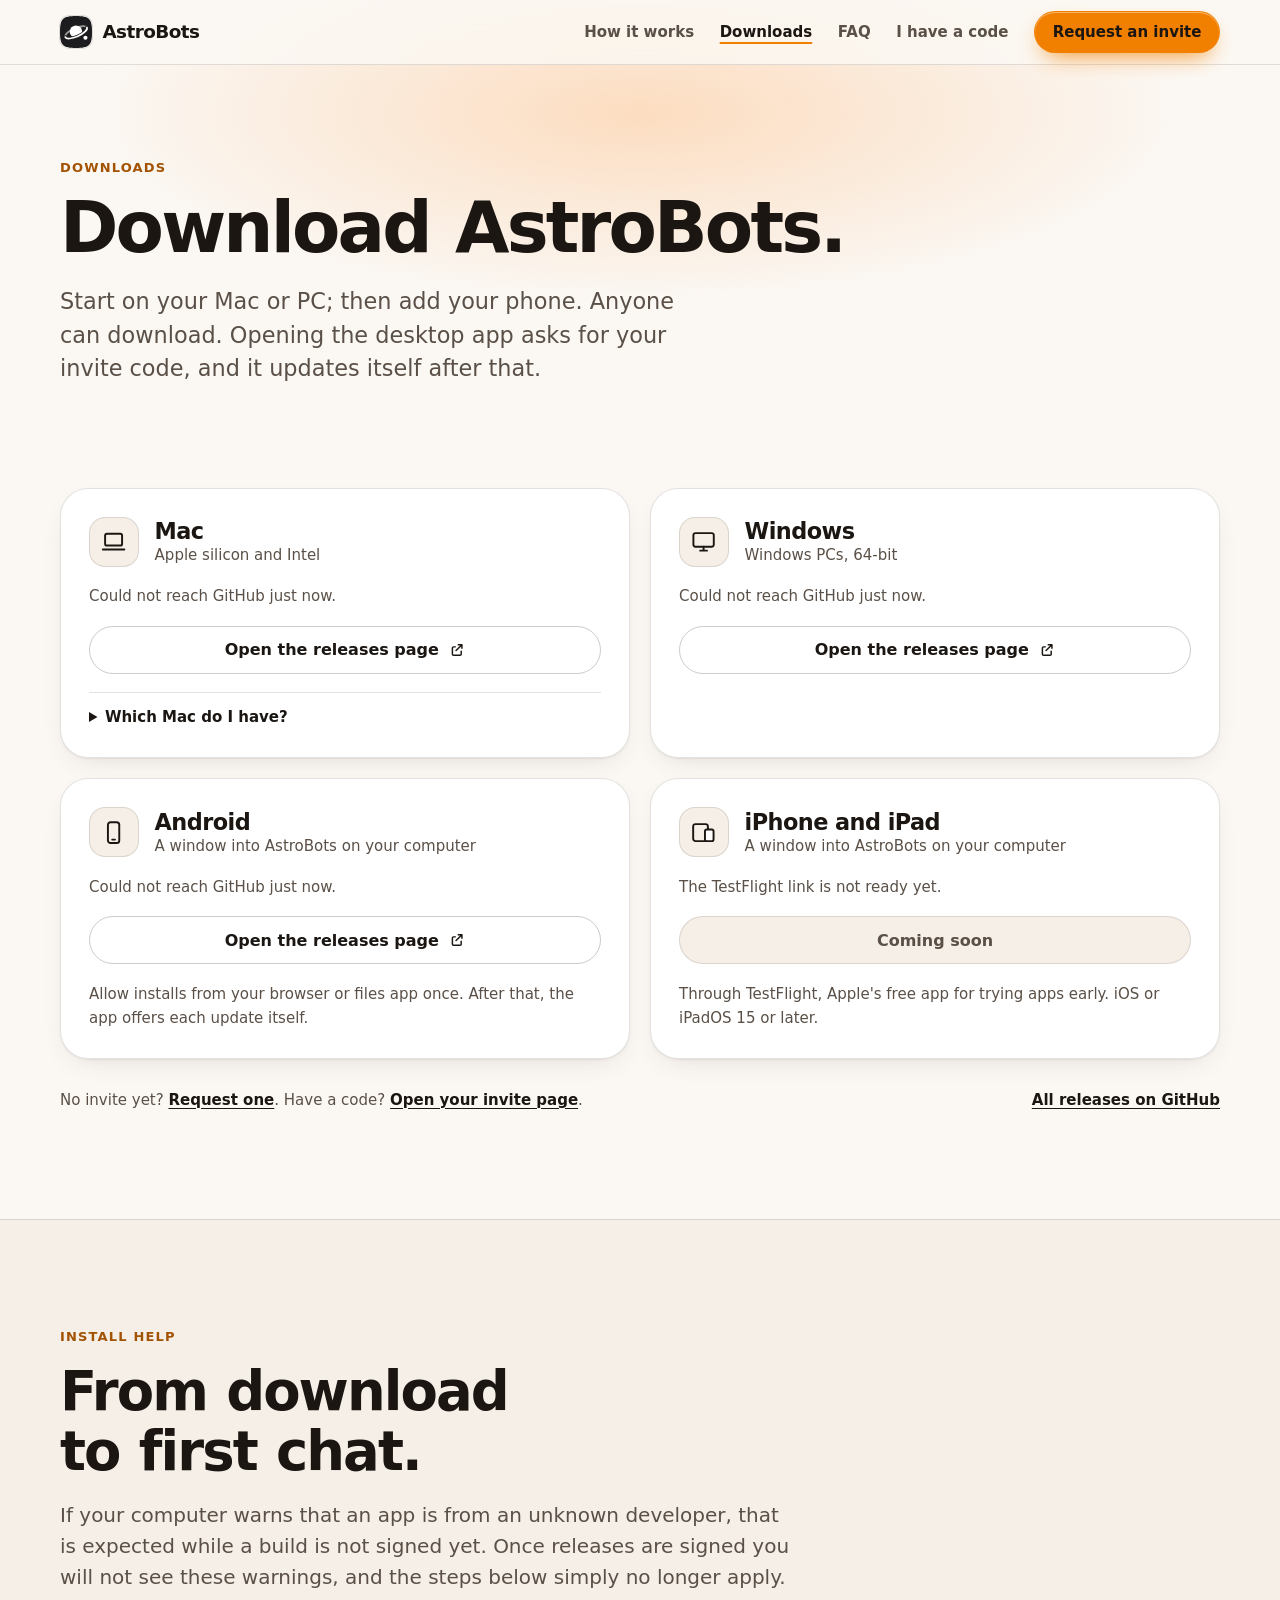
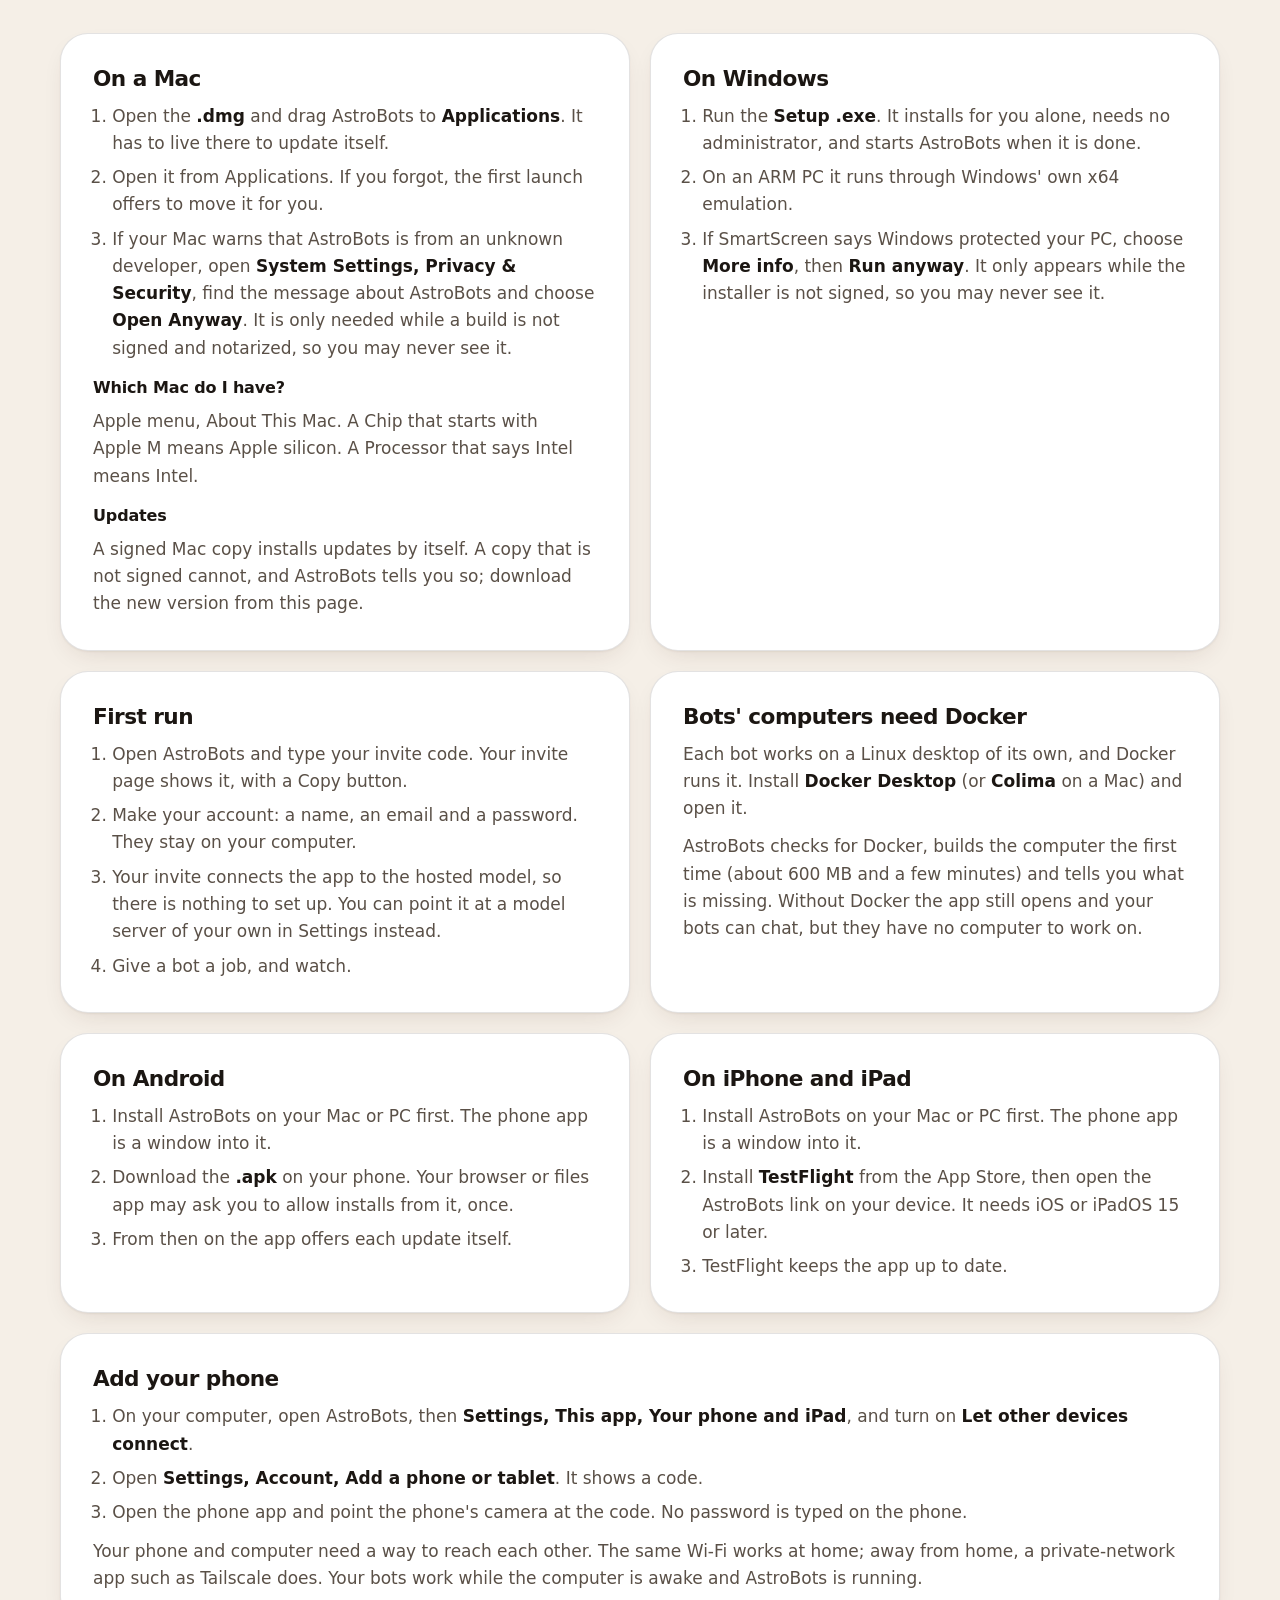
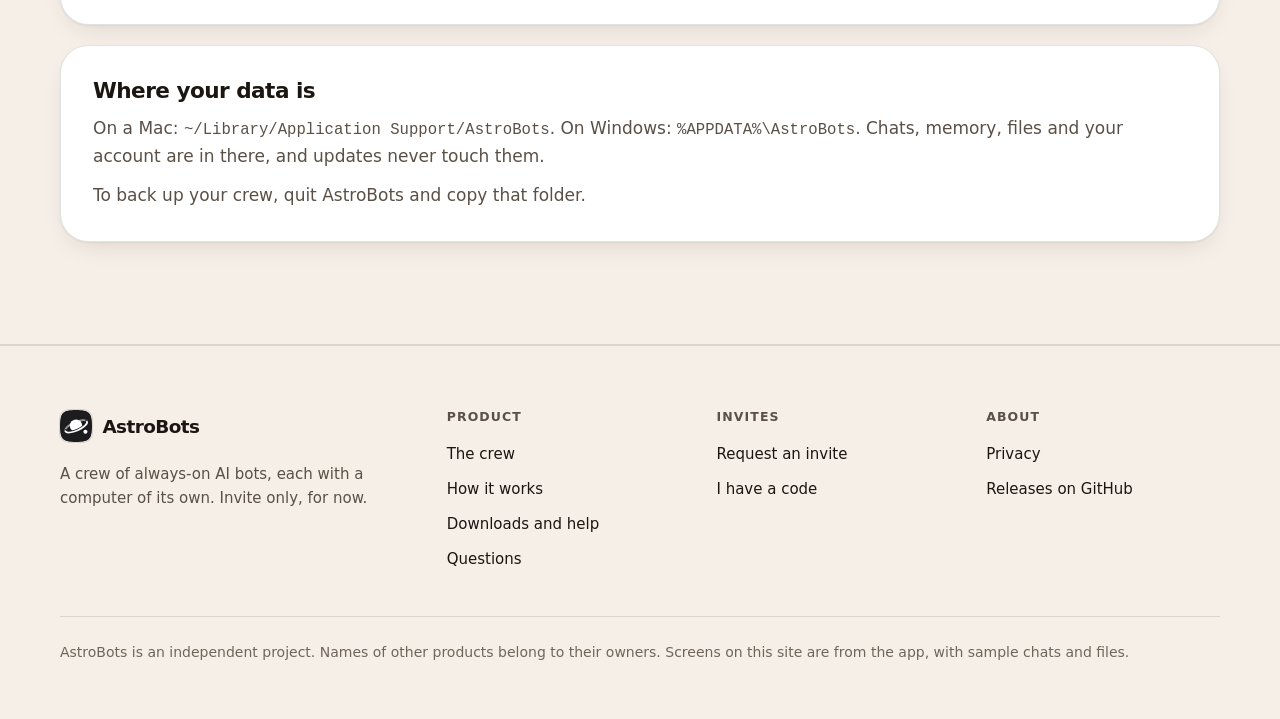
<file: download/index.html>
<!doctype html>
<html lang="en">
<head>
  <meta charset="utf-8">
  <meta name="viewport" content="width=device-width, initial-scale=1">
  <title>Download AstroBots</title>
  <meta name="description" content="Download AstroBots for Mac, Windows, Android, iPhone and iPad, with install help for each. Anyone can download it; opening the desktop app asks for an invite code.">
  <meta name="color-scheme" content="light dark">
  <meta name="theme-color" content="#FBF8F4" media="(prefers-color-scheme: light)">
  <meta name="theme-color" content="#0E0B09" media="(prefers-color-scheme: dark)">
  <link rel="canonical" href="https://soskuziix.github.io/AstroBots-releases/download/">
  <meta property="og:type" content="website">
  <meta property="og:site_name" content="AstroBots">
  <meta property="og:title" content="Download AstroBots">
  <meta property="og:description" content="Download AstroBots for Mac, Windows, Android, iPhone and iPad, with install help for each. Anyone can download it; opening the desktop app asks for an invite code.">
  <meta property="og:url" content="https://soskuziix.github.io/AstroBots-releases/download/">
  <meta property="og:image" content="https://soskuziix.github.io/AstroBots-releases/assets/social.jpg">
  <meta property="og:image:type" content="image/jpeg">
  <meta property="og:image:width" content="1200">
  <meta property="og:image:height" content="630">
  <meta property="og:image:alt" content="AstroBots: a crew of bots, each with a computer of its own.">
  <meta name="twitter:card" content="summary_large_image">
  <meta name="twitter:image" content="https://soskuziix.github.io/AstroBots-releases/assets/social.jpg">
  <link rel="icon" href="../favicon.svg" type="image/svg+xml">
  <link rel="icon" href="../favicon.ico" sizes="48x48">
  <link rel="apple-touch-icon" href="../apple-touch-icon.png">
  <link rel="manifest" href="../site.webmanifest">
  <link rel="stylesheet" href="../assets/css/site.css">
  <script>document.documentElement.classList.add('js');setTimeout(function(){document.documentElement.classList.add('show')},3500)</script>
  <script src="../assets/js/site.js" defer></script>
</head>
<body>
  <a class="skip" href="#main">Skip to the content</a>
  <header class="site-header">
    <div class="wrap bar">
      <a class="brand" href="../"><img src="../favicon.svg" width="32" height="32" alt=""><span>AstroBots</span></a>
      <a class="btn btn--primary btn--sm header-cta" href="../#invite">Request an invite</a>
      <nav class="nav" aria-label="Main">
        <button class="nav-toggle" type="button" aria-expanded="false" aria-controls="nav-list"><span class="sr">Menu</span><svg viewBox="0 0 24 24" fill="none" stroke="currentColor" stroke-width="2" stroke-linecap="round" aria-hidden="true"><path d="M4 8h16M4 16h16"/></svg></button>
        <ul class="nav__list" id="nav-list">
          <li><a href="../#how">How it works</a></li>
          <li><a href="../download/" aria-current="page">Downloads</a></li>
          <li><a href="../#faq">FAQ</a></li>
          <li><a href="../invite/">I have a code</a></li>
        </ul>
      </nav>
    </div>
  </header>

  <main id="main">
    <section class="page-head">
      <div class="wrap">
        <span class="eyebrow">Downloads</span>
        <h1>Download AstroBots.</h1>
        <p class="lead">Start on your Mac or PC; then add your phone. Anyone can download. Opening the desktop app asks for your invite code, and it updates itself after that.</p>
      </div>
    </section>

    <section class="section" style="padding-top:1rem" aria-labelledby="cards-title">
      <div class="wrap">
        <h2 id="cards-title" class="sr">Choose your device</h2>
        <div data-downloads>
        <div class="dl__grid">
          <article class="card dl-card" data-platform="mac" aria-labelledby="dl-mac">
            <span class="badge" hidden>Your device</span>
            <div class="dl-card__head"><span class="dl-card__icon"><svg viewBox="0 0 24 24" fill="none" stroke="currentColor" stroke-width="1.7" stroke-linecap="round" stroke-linejoin="round" aria-hidden="true"><rect x="4.5" y="5" width="15" height="10.5" rx="1.7"/><path d="M2.5 19h19"/></svg></span><div><h3 id="dl-mac">Mac</h3><p class="dl-card__sub">Apple silicon and Intel</p></div></div>
            <p class="dl-card__meta" data-meta aria-live="polite"></p>
            <div class="dl-card__actions" data-actions><span class="btn btn--quiet">Coming soon</span></div>
            <details><summary>Which Mac do I have?</summary><p>Open the Apple menu and choose About This Mac. If it says Chip with an Apple M and a number, take Apple silicon. If it says Processor with Intel in it, take Intel.</p></details>
            <details data-sums hidden><summary>Checksums (SHA-256)</summary><div class="sum"></div></details>
          </article>
          <article class="card dl-card" data-platform="windows" aria-labelledby="dl-win">
            <span class="badge" hidden>Your device</span>
            <div class="dl-card__head"><span class="dl-card__icon"><svg viewBox="0 0 24 24" fill="none" stroke="currentColor" stroke-width="1.7" stroke-linecap="round" stroke-linejoin="round" aria-hidden="true"><rect x="3" y="4.5" width="18" height="12" rx="1.9"/><path d="M9 20h6M12 16.5V20"/></svg></span><div><h3 id="dl-win">Windows</h3><p class="dl-card__sub">Windows PCs, 64-bit</p></div></div>
            <p class="dl-card__meta" data-meta aria-live="polite"></p>
            <div class="dl-card__actions" data-actions><span class="btn btn--quiet">Coming soon</span></div>
            <details data-sums hidden><summary>Checksums (SHA-256)</summary><div class="sum"></div></details>
          </article>
          <article class="card dl-card" data-platform="android" aria-labelledby="dl-and">
            <span class="badge" hidden>Your device</span>
            <div class="dl-card__head"><span class="dl-card__icon"><svg viewBox="0 0 24 24" fill="none" stroke="currentColor" stroke-width="1.7" stroke-linecap="round" stroke-linejoin="round" aria-hidden="true"><rect x="7" y="2.8" width="10" height="18.4" rx="2.3"/><path d="M10.8 18.2h2.4"/></svg></span><div><h3 id="dl-and">Android</h3><p class="dl-card__sub">A window into AstroBots on your computer</p></div></div>
            <p class="dl-card__meta" data-meta aria-live="polite"></p>
            <div class="dl-card__actions" data-actions><span class="btn btn--quiet">Coming soon</span></div>
            <p class="dl-card__note">Allow installs from your browser or files app once. After that, the app offers each update itself.</p>
            <details data-sums hidden><summary>Checksums (SHA-256)</summary><div class="sum"></div></details>
          </article>
          <article class="card dl-card" data-platform="ios" aria-labelledby="dl-ios">
            <span class="badge" hidden>Your device</span>
            <div class="dl-card__head"><span class="dl-card__icon"><svg viewBox="0 0 24 24" fill="none" stroke="currentColor" stroke-width="1.7" stroke-linecap="round" stroke-linejoin="round" aria-hidden="true"><rect x="2.8" y="4.5" width="13" height="15" rx="2.1"/><rect x="13.2" y="9.2" width="7.6" height="10.3" rx="1.7" fill="var(--card)"/></svg></span><div><h3 id="dl-ios">iPhone and iPad</h3><p class="dl-card__sub">A window into AstroBots on your computer</p></div></div>
            <p class="dl-card__meta" data-meta aria-live="polite"></p>
            <div class="dl-card__actions" data-actions><span class="btn btn--quiet">Coming soon</span></div>
            <p class="dl-card__note">Through TestFlight, Apple's free app for trying apps early. iOS or iPadOS 15 or later.</p>
          </article>
        </div>
        <noscript><p class="fine">The download buttons need JavaScript to find the latest version.</p></noscript>
        </div>
        <p class="dl__foot"><span>No invite yet? <a href="../#invite">Request one</a>. Have a code? <a href="../invite/">Open your invite page</a>.</span><a data-releases-link href="https://github.com/" rel="noopener">All releases on GitHub</a></p>
      </div>
    </section>

    <section class="section section--alt" aria-labelledby="help-title">
      <div class="wrap">
        <div class="section__head">
          <span class="eyebrow">Install help</span>
          <h2 id="help-title">From download to first chat.</h2>
          <p>If your computer warns that an app is from an unknown developer, that is expected while a build is not signed yet. Once releases are signed you will not see these warnings, and the steps below simply no longer apply.</p>
        </div>
        <div class="help">
          <div class="card"><h3>On a Mac</h3><ol>
            <li>Open the <strong>.dmg</strong> and drag AstroBots to <strong>Applications</strong>. It has to live there to update itself.</li>
            <li>Open it from Applications. If you forgot, the first launch offers to move it for you.</li>
            <li>If your Mac warns that AstroBots is from an unknown developer, open <strong>System Settings, Privacy &amp; Security</strong>, find the message about AstroBots and choose <strong>Open Anyway</strong>. It is only needed while a build is not signed and notarized, so you may never see it.</li>
          </ol>
          <h4>Which Mac do I have?</h4>
          <p>Apple menu, About This Mac. A <em>Chip</em> that starts with Apple M means Apple silicon. A <em>Processor</em> that says Intel means Intel.</p>
          <h4>Updates</h4>
          <p>A signed Mac copy installs updates by itself. A copy that is not signed cannot, and AstroBots tells you so; download the new version from this page.</p></div>
          <div class="card"><h3>On Windows</h3><ol>
            <li>Run the <strong>Setup .exe</strong>. It installs for you alone, needs no administrator, and starts AstroBots when it is done.</li>
            <li>On an ARM PC it runs through Windows' own x64 emulation.</li>
            <li>If SmartScreen says Windows protected your PC, choose <strong>More info</strong>, then <strong>Run anyway</strong>. It only appears while the installer is not signed, so you may never see it.</li>
          </ol></div>
          <div class="card"><h3>First run</h3><ol>
            <li>Open AstroBots and type your invite code. Your invite page shows it, with a Copy button.</li>
            <li>Make your account: a name, an email and a password. They stay on your computer.</li>
            <li>Your invite connects the app to the hosted model, so there is nothing to set up. You can point it at a model server of your own in Settings instead.</li>
            <li>Give a bot a job, and watch.</li>
          </ol></div>
          <div class="card"><h3>Bots' computers need Docker</h3><p>Each bot works on a Linux desktop of its own, and Docker runs it. Install <strong>Docker Desktop</strong> (or <strong>Colima</strong> on a Mac) and open it.</p>
          <p>AstroBots checks for Docker, builds the computer the first time (about 600 MB and a few minutes) and tells you what is missing. Without Docker the app still opens and your bots can chat, but they have no computer to work on.</p></div>
          <div class="card"><h3>On Android</h3><ol>
            <li>Install AstroBots on your Mac or PC first. The phone app is a window into it.</li>
            <li>Download the <strong>.apk</strong> on your phone. Your browser or files app may ask you to allow installs from it, once.</li>
            <li>From then on the app offers each update itself.</li>
          </ol></div>
          <div class="card"><h3>On iPhone and iPad</h3><ol>
            <li>Install AstroBots on your Mac or PC first. The phone app is a window into it.</li>
            <li>Install <strong>TestFlight</strong> from the App Store, then open the AstroBots link on your device. It needs iOS or iPadOS 15 or later.</li>
            <li>TestFlight keeps the app up to date.</li>
          </ol></div>
          <div class="card help__wide"><h3>Add your phone</h3><ol>
            <li>On your computer, open AstroBots, then <strong>Settings, This app, Your phone and iPad</strong>, and turn on <strong>Let other devices connect</strong>.</li>
            <li>Open <strong>Settings, Account, Add a phone or tablet</strong>. It shows a code.</li>
            <li>Open the phone app and point the phone's camera at the code. No password is typed on the phone.</li>
          </ol>
          <p>Your phone and computer need a way to reach each other. The same Wi-Fi works at home; away from home, a private-network app such as Tailscale does. Your bots work while the computer is awake and AstroBots is running.</p></div>
          <div class="card help__wide"><h3>Where your data is</h3><p>On a Mac: <code>~/Library/Application Support/AstroBots</code>. On Windows: <code>%APPDATA%\AstroBots</code>. Chats, memory, files and your account are in there, and updates never touch them.</p>
          <p>To back up your crew, quit AstroBots and copy that folder.</p></div>
        </div>
      </div>
    </section>
  </main>

  <footer class="site-footer">
    <div class="wrap">
      <div class="foot">
        <div class="foot__brand">
          <a class="brand" href="../"><img src="../favicon.svg" width="32" height="32" alt="">AstroBots</a>
          <p>A crew of always-on AI bots, each with a computer of its own. Invite only, for now.</p>
        </div>
        <nav aria-label="Product">
          <h2 class="foot__h">Product</h2>
          <ul>
            <li><a href="../#crew">The crew</a></li>
            <li><a href="../#how">How it works</a></li>
            <li><a href="../download/">Downloads and help</a></li>
            <li><a href="../#faq">Questions</a></li>
          </ul>
        </nav>
        <nav aria-label="Invites">
          <h2 class="foot__h">Invites</h2>
          <ul>
            <li><a href="../#invite">Request an invite</a></li>
            <li><a href="../invite/">I have a code</a></li>
          </ul>
        </nav>
        <nav aria-label="About">
          <h2 class="foot__h">About</h2>
          <ul>
            <li><a href="../privacy/">Privacy</a></li>
            <li><a data-releases-link href="https://github.com/" rel="noopener">Releases on GitHub</a></li>
            <li data-contact-item hidden><a data-contact href="mailto:">Contact: <span data-contact-text></span></a></li>
          </ul>
        </nav>
      </div>
      <p class="foot__legal">AstroBots is an independent project. Names of other products belong to their owners. Screens on this site are from the app, with sample chats and files.</p>
    </div>
  </footer>
</body>
</html>
</file>
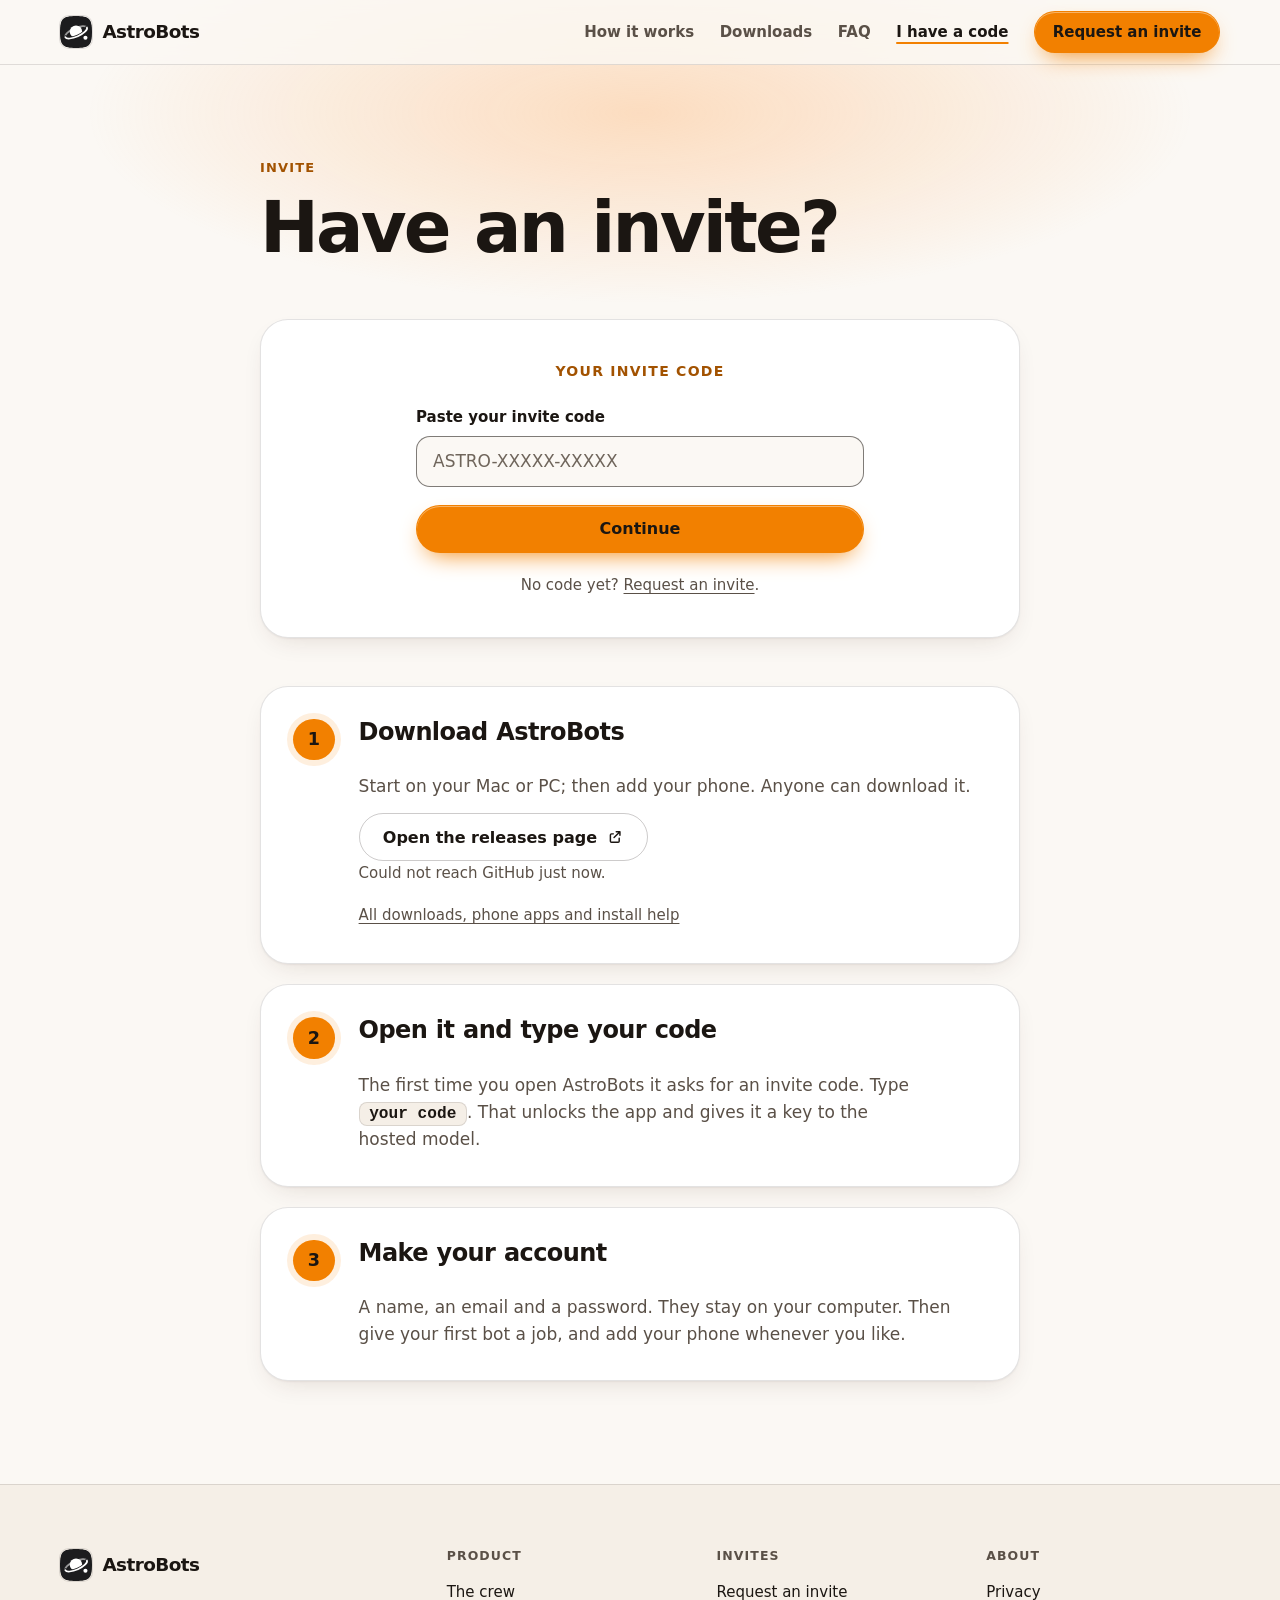
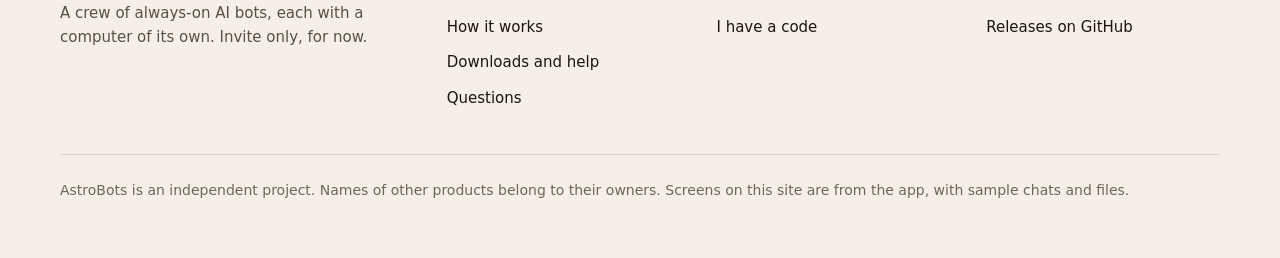
<file: invite/index.html>
<!doctype html>
<html lang="en">
<head>
  <meta charset="utf-8">
  <meta name="viewport" content="width=device-width, initial-scale=1">
  <title>Your AstroBots invite</title>
  <meta name="description" content="Your AstroBots invite: download the app, open it, type your code and make your account.">
  <meta name="robots" content="noindex, nofollow">
  <meta name="referrer" content="no-referrer">
  <meta name="color-scheme" content="light dark">
  <meta name="theme-color" content="#FBF8F4" media="(prefers-color-scheme: light)">
  <meta name="theme-color" content="#0E0B09" media="(prefers-color-scheme: dark)">
  <link rel="canonical" href="https://soskuziix.github.io/AstroBots-releases/invite/">
  <meta property="og:type" content="website">
  <meta property="og:site_name" content="AstroBots">
  <meta property="og:title" content="Your AstroBots invite">
  <meta property="og:description" content="Your AstroBots invite: download the app, open it, type your code and make your account.">
  <meta property="og:url" content="https://soskuziix.github.io/AstroBots-releases/invite/">
  <meta property="og:image" content="https://soskuziix.github.io/AstroBots-releases/assets/social.jpg">
  <meta property="og:image:type" content="image/jpeg">
  <meta property="og:image:width" content="1200">
  <meta property="og:image:height" content="630">
  <meta property="og:image:alt" content="AstroBots: a crew of bots, each with a computer of its own.">
  <meta name="twitter:card" content="summary_large_image">
  <meta name="twitter:image" content="https://soskuziix.github.io/AstroBots-releases/assets/social.jpg">
  <link rel="icon" href="../favicon.svg" type="image/svg+xml">
  <link rel="icon" href="../favicon.ico" sizes="48x48">
  <link rel="apple-touch-icon" href="../apple-touch-icon.png">
  <link rel="manifest" href="../site.webmanifest">
  <link rel="stylesheet" href="../assets/css/site.css">
  <script>document.documentElement.classList.add('js');setTimeout(function(){document.documentElement.classList.add('show')},3500)</script>
  <script src="../assets/js/site.js" defer></script>
</head>
<body>
  <a class="skip" href="#main">Skip to the content</a>
  <header class="site-header">
    <div class="wrap bar">
      <a class="brand" href="../"><img src="../favicon.svg" width="32" height="32" alt=""><span>AstroBots</span></a>
      <a class="btn btn--primary btn--sm header-cta" href="../#invite">Request an invite</a>
      <nav class="nav" aria-label="Main">
        <button class="nav-toggle" type="button" aria-expanded="false" aria-controls="nav-list"><span class="sr">Menu</span><svg viewBox="0 0 24 24" fill="none" stroke="currentColor" stroke-width="2" stroke-linecap="round" aria-hidden="true"><path d="M4 8h16M4 16h16"/></svg></button>
        <ul class="nav__list" id="nav-list">
          <li><a href="../#how">How it works</a></li>
          <li><a href="../download/">Downloads</a></li>
          <li><a href="../#faq">FAQ</a></li>
          <li><a href="../invite/" aria-current="page">I have a code</a></li>
        </ul>
      </nav>
    </div>
  </header>

  <main id="main" data-invite-page>
    <section class="page-head">
      <div class="narrow">
        <span class="eyebrow">Invite</span>
        <h1 data-title>Have an invite?</h1>
      </div>
    </section>

    <section class="section" style="padding-top:1rem">
      <div class="narrow">

        <div class="card code-card" data-has-code hidden>
          <p class="code-card__label">Your invite code</p>
          <div class="code">
            <output id="the-code" data-code>ASTRO-XXXXX-XXXXX</output>
            <button class="btn btn--primary btn--sm" type="button" data-copy="#the-code">Copy</button>
          </div>
          <p class="fine" style="margin-top:1.1rem">You will type it into AstroBots the first time you open it. <span class="sr" data-live aria-live="polite"></span></p>
        </div>

        <div class="card code-card" data-no-code>
          <p class="code-card__label">Your invite code</p>
          <p data-bad-code hidden class="form__status" data-state="error" style="margin-top:.75rem">That code does not look right. Check the link in your invite, or type the code here.</p>
          <form data-code-form novalidate>
            <div class="form">
              <div class="field">
                <label class="field__label" for="code-in">Paste your invite code</label>
                <input class="input" id="code-in" name="code" type="text" autocomplete="off" autocapitalize="characters" spellcheck="false" placeholder="ASTRO-XXXXX-XXXXX">
              </div>
              <button class="btn btn--primary" type="submit">Continue</button>
            </div>
          </form>
          <p class="fine" style="margin-top:1.25rem">No code yet? <a href="../#invite">Request an invite</a>.</p>
        </div>

        <ol class="big-steps" data-steps>
          <li class="card big-step">
            <h2>Download AstroBots</h2>
            <p>Start on your Mac or PC; then add your phone. Anyone can download it.</p>
            <div data-quick class="quick"></div>
            <p class="fine"><a href="../download/">All downloads, phone apps and install help</a></p>
          </li>
          <li class="card big-step">
            <h2>Open it and type your code</h2>
            <p>The first time you open AstroBots it asks for an invite code. Type <span class="typed" data-typed>your code</span>. That unlocks the app and gives it a key to the hosted model.</p>
          </li>
          <li class="card big-step">
            <h2>Make your account</h2>
            <p>A name, an email and a password. They stay on your computer. Then give your first bot a job, and add your phone whenever you like.</p>
          </li>
        </ol>

        <p class="fine" style="margin-top:2rem" data-contact-inline data-prefix="Questions? Write to " hidden></p>
      </div>
    </section>
  </main>

  <footer class="site-footer">
    <div class="wrap">
      <div class="foot">
        <div class="foot__brand">
          <a class="brand" href="../"><img src="../favicon.svg" width="32" height="32" alt="">AstroBots</a>
          <p>A crew of always-on AI bots, each with a computer of its own. Invite only, for now.</p>
        </div>
        <nav aria-label="Product">
          <h2 class="foot__h">Product</h2>
          <ul>
            <li><a href="../#crew">The crew</a></li>
            <li><a href="../#how">How it works</a></li>
            <li><a href="../download/">Downloads and help</a></li>
            <li><a href="../#faq">Questions</a></li>
          </ul>
        </nav>
        <nav aria-label="Invites">
          <h2 class="foot__h">Invites</h2>
          <ul>
            <li><a href="../#invite">Request an invite</a></li>
            <li><a href="../invite/">I have a code</a></li>
          </ul>
        </nav>
        <nav aria-label="About">
          <h2 class="foot__h">About</h2>
          <ul>
            <li><a href="../privacy/">Privacy</a></li>
            <li><a data-releases-link href="https://github.com/" rel="noopener">Releases on GitHub</a></li>
            <li data-contact-item hidden><a data-contact href="mailto:">Contact: <span data-contact-text></span></a></li>
          </ul>
        </nav>
      </div>
      <p class="foot__legal">AstroBots is an independent project. Names of other products belong to their owners. Screens on this site are from the app, with sample chats and files.</p>
    </div>
  </footer>
</body>
</html>
</file>
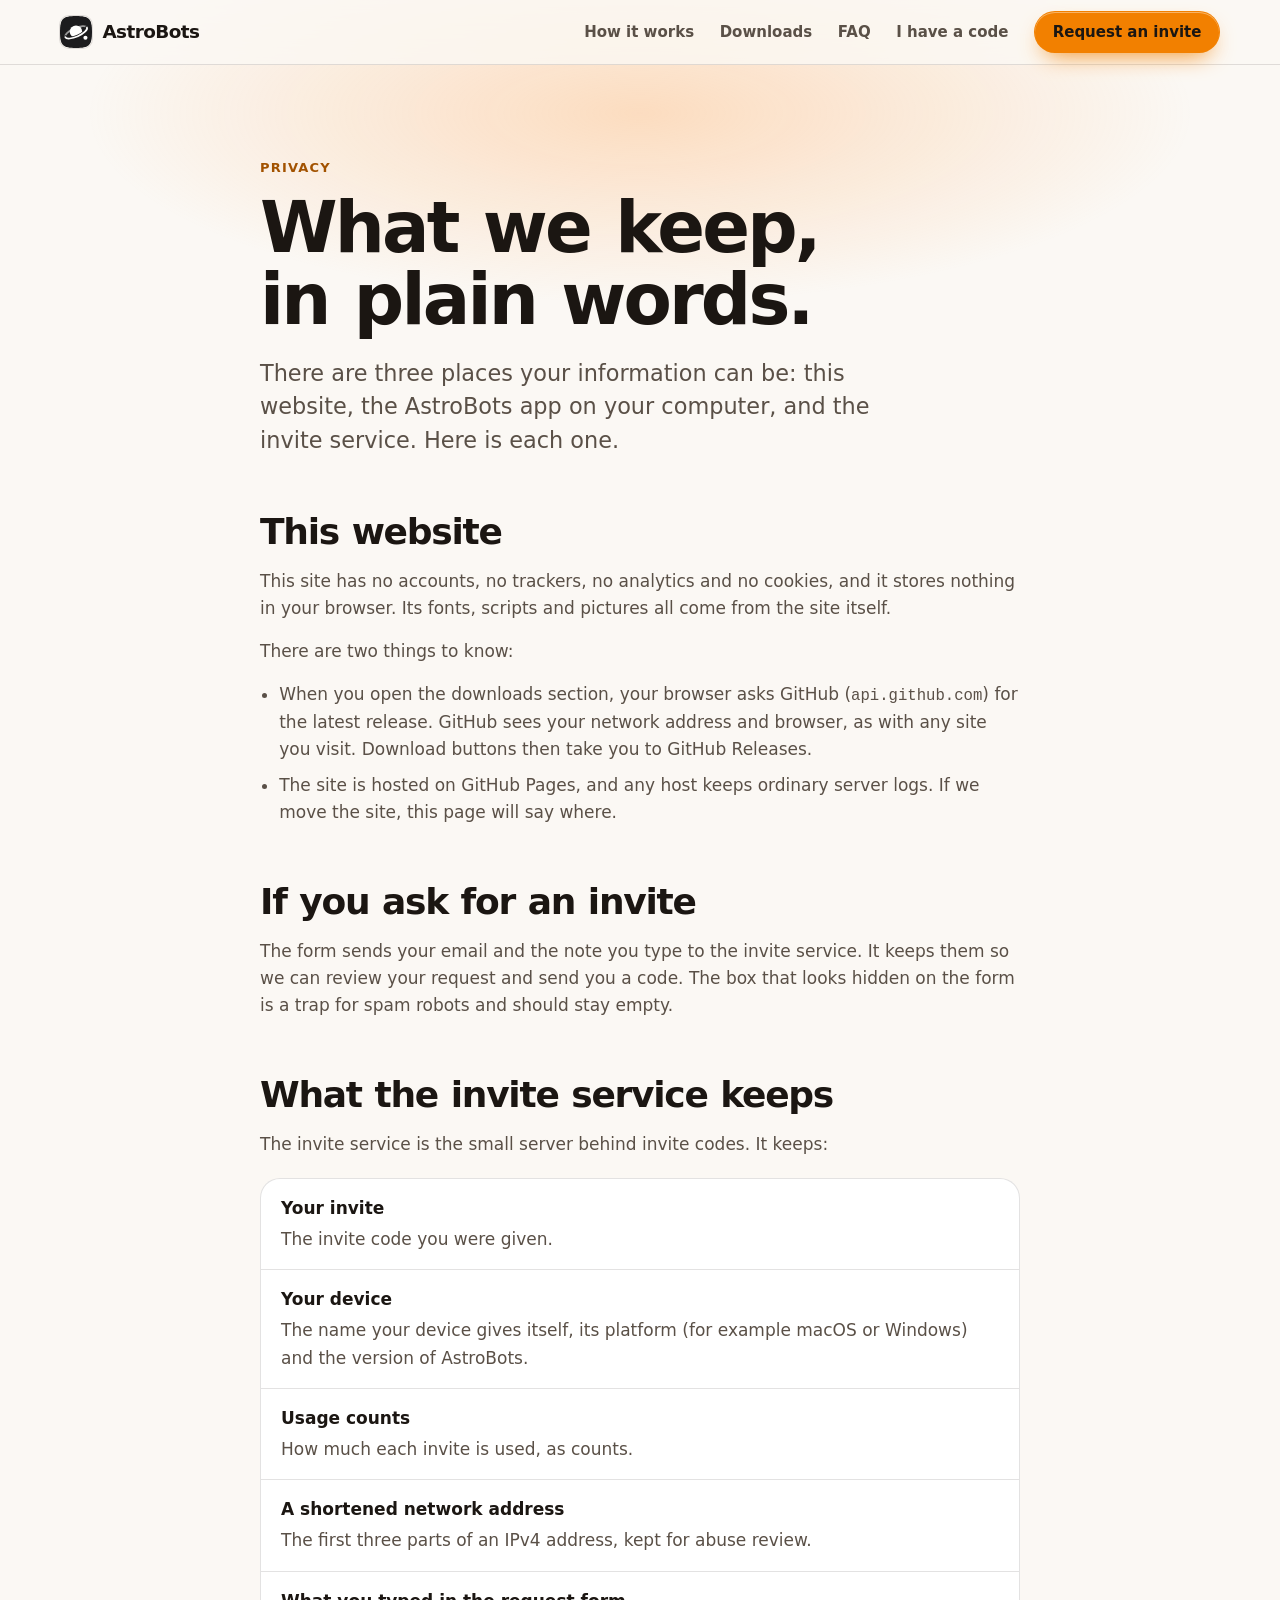
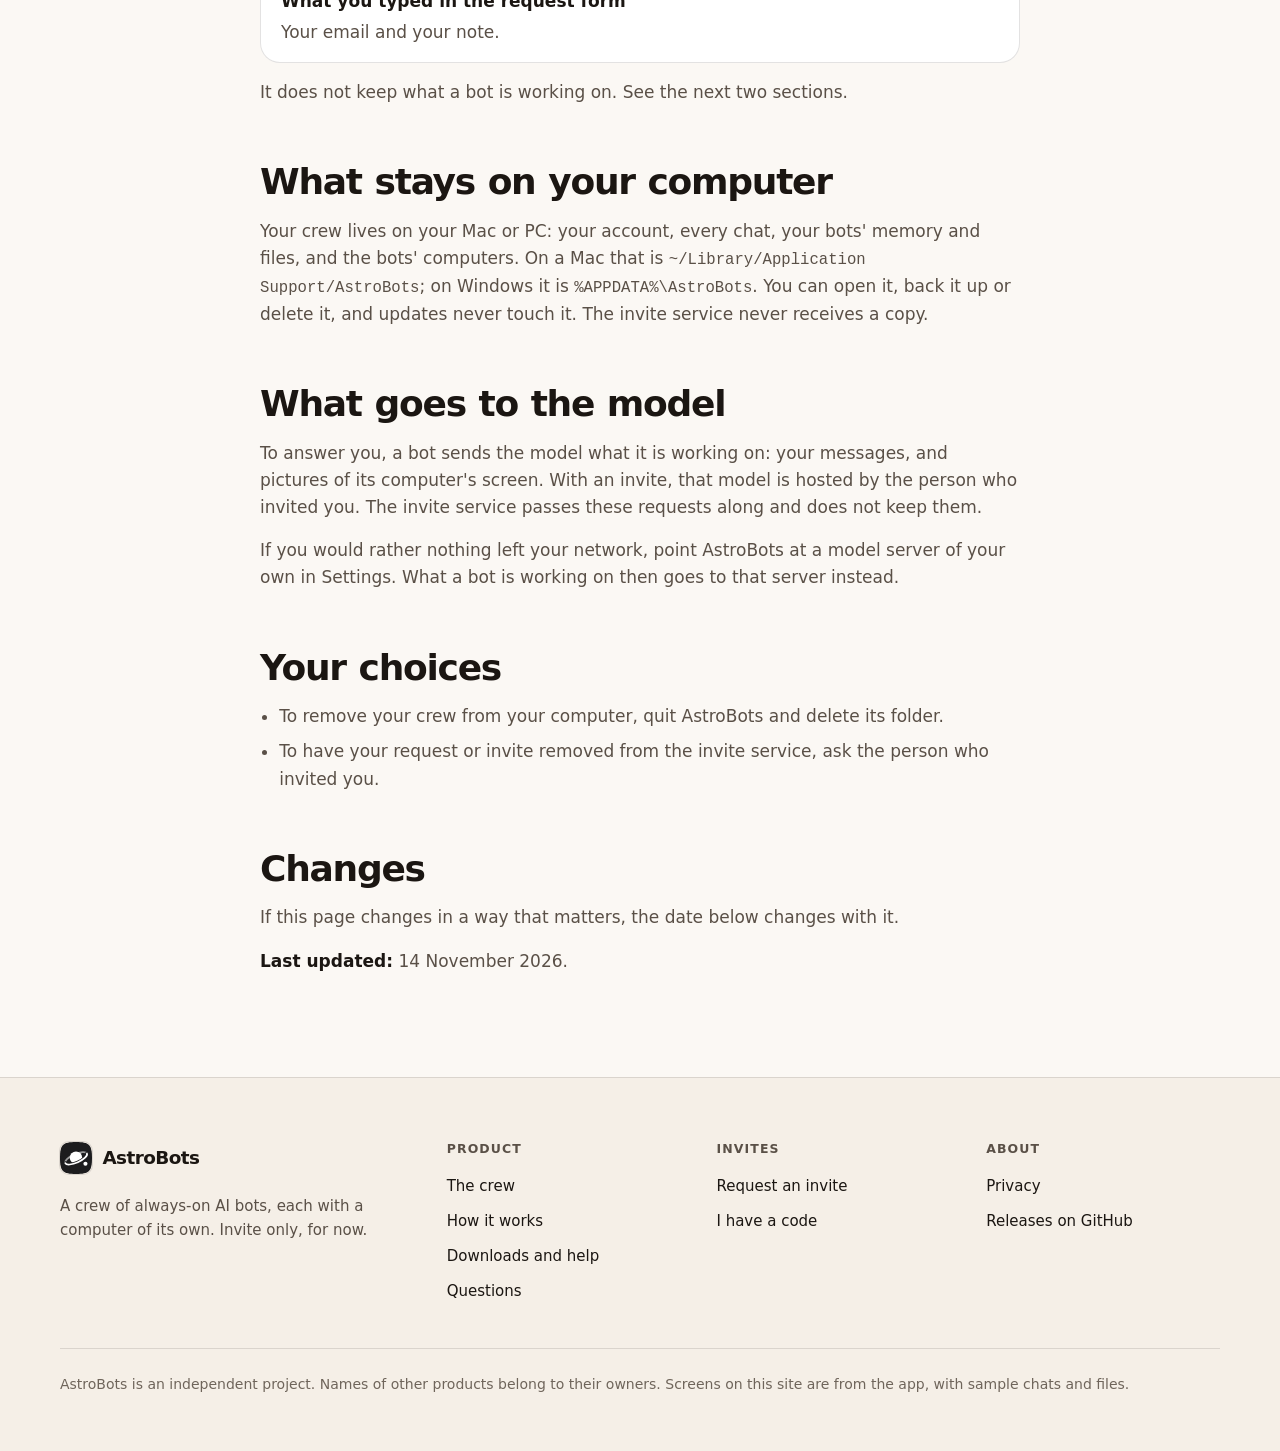
<file: privacy/index.html>
<!doctype html>
<html lang="en">
<head>
  <meta charset="utf-8">
  <meta name="viewport" content="width=device-width, initial-scale=1">
  <title>Privacy · AstroBots</title>
  <meta name="description" content="What this website, the AstroBots app and the invite service do and do not keep, in plain words.">
  <meta name="color-scheme" content="light dark">
  <meta name="theme-color" content="#FBF8F4" media="(prefers-color-scheme: light)">
  <meta name="theme-color" content="#0E0B09" media="(prefers-color-scheme: dark)">
  <link rel="canonical" href="https://soskuziix.github.io/AstroBots-releases/privacy/">
  <meta property="og:type" content="website">
  <meta property="og:site_name" content="AstroBots">
  <meta property="og:title" content="Privacy · AstroBots">
  <meta property="og:description" content="What this website, the AstroBots app and the invite service do and do not keep, in plain words.">
  <meta property="og:url" content="https://soskuziix.github.io/AstroBots-releases/privacy/">
  <meta property="og:image" content="https://soskuziix.github.io/AstroBots-releases/assets/social.jpg">
  <meta property="og:image:type" content="image/jpeg">
  <meta property="og:image:width" content="1200">
  <meta property="og:image:height" content="630">
  <meta property="og:image:alt" content="AstroBots: a crew of bots, each with a computer of its own.">
  <meta name="twitter:card" content="summary_large_image">
  <meta name="twitter:image" content="https://soskuziix.github.io/AstroBots-releases/assets/social.jpg">
  <link rel="icon" href="../favicon.svg" type="image/svg+xml">
  <link rel="icon" href="../favicon.ico" sizes="48x48">
  <link rel="apple-touch-icon" href="../apple-touch-icon.png">
  <link rel="manifest" href="../site.webmanifest">
  <link rel="stylesheet" href="../assets/css/site.css">
  <script>document.documentElement.classList.add('js');setTimeout(function(){document.documentElement.classList.add('show')},3500)</script>
  <script src="../assets/js/site.js" defer></script>
</head>
<body>
  <a class="skip" href="#main">Skip to the content</a>
  <header class="site-header">
    <div class="wrap bar">
      <a class="brand" href="../"><img src="../favicon.svg" width="32" height="32" alt=""><span>AstroBots</span></a>
      <a class="btn btn--primary btn--sm header-cta" href="../#invite">Request an invite</a>
      <nav class="nav" aria-label="Main">
        <button class="nav-toggle" type="button" aria-expanded="false" aria-controls="nav-list"><span class="sr">Menu</span><svg viewBox="0 0 24 24" fill="none" stroke="currentColor" stroke-width="2" stroke-linecap="round" aria-hidden="true"><path d="M4 8h16M4 16h16"/></svg></button>
        <ul class="nav__list" id="nav-list">
          <li><a href="../#how">How it works</a></li>
          <li><a href="../download/">Downloads</a></li>
          <li><a href="../#faq">FAQ</a></li>
          <li><a href="../invite/">I have a code</a></li>
        </ul>
      </nav>
    </div>
  </header>

  <main id="main">
    <section class="page-head">
      <div class="narrow">
        <span class="eyebrow">Privacy</span>
        <h1>What we keep, in plain words.</h1>
        <p class="lead">There are three places your information can be: this website, the AstroBots app on your computer, and the invite service. Here is each one.</p>
      </div>
    </section>

    <div class="narrow prose">

      <h2>This website</h2>
      <p>This site has no accounts, no trackers, no analytics and no cookies, and it stores nothing in your browser. Its fonts, scripts and pictures all come from the site itself.</p>
      <p>There are two things to know:</p>
      <ul>
        <li>When you open the downloads section, your browser asks GitHub (<code>api.github.com</code>) for the latest release. GitHub sees your network address and browser, as with any site you visit. Download buttons then take you to GitHub Releases.</li>
        <li>The site is hosted on GitHub Pages, and any host keeps ordinary server logs. If we move the site, this page will say where.</li>
      </ul>

      <h2>If you ask for an invite</h2>
      <p>The form sends your email and the note you type to the invite service. It keeps them so we can review your request and send you a code. The box that looks hidden on the form is a trap for spam robots and should stay empty.</p>

      <h2>What the invite service keeps</h2>
      <p>The invite service is the small server behind invite codes. It keeps:</p>
      <dl>
        <dt>Your invite</dt><dd>The invite code you were given.</dd>
        <dt>Your device</dt><dd>The name your device gives itself, its platform (for example macOS or Windows) and the version of AstroBots.</dd>
        <dt>Usage counts</dt><dd>How much each invite is used, as counts.</dd>
        <dt>A shortened network address</dt><dd>The first three parts of an IPv4 address, kept for abuse review.</dd>
        <dt>What you typed in the request form</dt><dd>Your email and your note.</dd>
      </dl>
      <p>It does not keep what a bot is working on. See the next two sections.</p>

      <h2>What stays on your computer</h2>
      <p>Your crew lives on your Mac or PC: your account, every chat, your bots' memory and files, and the bots' computers. On a Mac that is <code>~/Library/Application Support/AstroBots</code>; on Windows it is <code>%APPDATA%\AstroBots</code>. You can open it, back it up or delete it, and updates never touch it. The invite service never receives a copy.</p>

      <h2>What goes to the model</h2>
      <p>To answer you, a bot sends the model what it is working on: your messages, and pictures of its computer's screen. With an invite, that model is hosted by the person who invited you. The invite service passes these requests along and does not keep them.</p>
      <p>If you would rather nothing left your network, point AstroBots at a model server of your own in Settings. What a bot is working on then goes to that server instead.</p>

      <h2>Your choices</h2>
      <ul>
        <li>To remove your crew from your computer, quit AstroBots and delete its folder.</li>
        <li>To have your request or invite removed from the invite service, <span data-contact-inline data-prefix="write to us at ">ask the person who invited you</span>.</li>
      </ul>

      <h2>Changes</h2>
      <p>If this page changes in a way that matters, the date below changes with it.</p>
      <p><strong>Last updated:</strong> 14 November 2026.</p>
    </div>
  </main>

  <footer class="site-footer">
    <div class="wrap">
      <div class="foot">
        <div class="foot__brand">
          <a class="brand" href="../"><img src="../favicon.svg" width="32" height="32" alt="">AstroBots</a>
          <p>A crew of always-on AI bots, each with a computer of its own. Invite only, for now.</p>
        </div>
        <nav aria-label="Product">
          <h2 class="foot__h">Product</h2>
          <ul>
            <li><a href="../#crew">The crew</a></li>
            <li><a href="../#how">How it works</a></li>
            <li><a href="../download/">Downloads and help</a></li>
            <li><a href="../#faq">Questions</a></li>
          </ul>
        </nav>
        <nav aria-label="Invites">
          <h2 class="foot__h">Invites</h2>
          <ul>
            <li><a href="../#invite">Request an invite</a></li>
            <li><a href="../invite/">I have a code</a></li>
          </ul>
        </nav>
        <nav aria-label="About">
          <h2 class="foot__h">About</h2>
          <ul>
            <li><a href="../privacy/">Privacy</a></li>
            <li><a data-releases-link href="https://github.com/" rel="noopener">Releases on GitHub</a></li>
            <li data-contact-item hidden><a data-contact href="mailto:">Contact: <span data-contact-text></span></a></li>
          </ul>
        </nav>
      </div>
      <p class="foot__legal">AstroBots is an independent project. Names of other products belong to their owners. Screens on this site are from the app, with sample chats and files.</p>
    </div>
  </footer>
</body>
</html>
</file>
<file: assets/css/site.css>
/* ==========================================================================
   AstroBots website. One stylesheet. No framework, no web fonts, no outside requests.

   One idea runs through it: the ring from the logo, tilted 24 degrees. It circles the
   hero, the crew rides it, and the same ring spins while something loads.
   Warm paper and ink by day; the same page by night, with stars. One accent: the orange
   of the app's own first bot.
   ========================================================================== */

:root {
  color-scheme: light dark;

  --paper: #FBF8F4;
  --paper-2: #F5EFE7;
  --paper-3: #EDE4D8;
  --card: #FFFFFF;
  --ink: #1B1612;
  --ink-2: #5A5047;
  --ink-3: #6F655B;
  --line: rgba(27, 22, 18, 0.12);
  --line-2: rgba(27, 22, 18, 0.22);
  --field-line: rgba(27, 22, 18, 0.55);

  --orange: #F28000;
  --orange-hi: #FFB259;
  --orange-lo: #DC5E00;
  --orange-ink: #A25200;
  --orange-soft: rgba(242, 128, 0, 0.13);
  --on-orange: #1B1612;

  --ok: #1F7A3A;
  --err: #B3261E;

  --glow: rgba(255, 168, 92, 0.34);
  --ring: rgba(27, 22, 18, 0.26);
  --ring-2: rgba(27, 22, 18, 0.13);
  --stars: 0;

  --bezel: #1B1612;
  --shadow-1: 0 1px 2px rgba(60, 30, 0, 0.06), 0 10px 28px -12px rgba(60, 30, 0, 0.16);
  --shadow-2: 0 2px 4px rgba(60, 30, 0, 0.05), 0 28px 64px -20px rgba(90, 45, 0, 0.34), 0 0 0 1px rgba(60, 30, 0, 0.07);

  --radius: 20px;
  --radius-lg: 28px;
  --spring: linear(0, 0.04, 0.14, 0.27, 0.41, 0.54, 0.66, 0.76, 0.84, 0.9, 0.95, 0.98, 1.005, 1.012, 1.01, 1.004, 1);

  --font: ui-sans-serif, system-ui, -apple-system, BlinkMacSystemFont, "Segoe UI Variable Text", "Segoe UI", Roboto, "Helvetica Neue", Arial, sans-serif;
  --mono: ui-monospace, "SF Mono", SFMono-Regular, Menlo, Consolas, "Liberation Mono", monospace;
}

@media (prefers-color-scheme: dark) {
  :root {
    --paper: #0E0B09;
    --paper-2: #15110E;
    --paper-3: #1D1713;
    --card: #181310;
    --ink: #F7F1E9;
    --ink-2: #BDB1A5;
    --ink-3: #A0948A;
    --line: rgba(255, 240, 225, 0.13);
    --line-2: rgba(255, 240, 225, 0.24);
    --field-line: rgba(247, 241, 233, 0.5);

    --orange: #FF9F0A;
    --orange-hi: #FFC983;
    --orange-lo: #E26600;
    --orange-ink: #FFB340;
    --orange-soft: rgba(255, 159, 10, 0.17);

    --ok: #4ADE80;
    --err: #FF8A80;

    --bezel: #2A231E;
    --glow: rgba(255, 140, 40, 0.2);
    --ring: rgba(255, 196, 130, 0.36);
    --ring-2: rgba(255, 196, 130, 0.17);
    --stars: 1;

    --shadow-1: 0 1px 0 rgba(255, 255, 255, 0.04) inset, 0 12px 30px -12px rgba(0, 0, 0, 0.7);
    --shadow-2: 0 34px 90px -24px rgba(0, 0, 0, 0.9), 0 0 0 1px rgba(255, 240, 225, 0.09);
  }
}

/* ---------- base ---------- */

*, *::before, *::after { box-sizing: border-box; }
html { -webkit-text-size-adjust: 100%; text-size-adjust: 100%; scroll-behavior: smooth; scroll-padding-top: 5rem; }
body {
  margin: 0; background: var(--paper); color: var(--ink);
  font: 400 1.0625rem/1.6 var(--font); font-synthesis: none; text-rendering: optimizeLegibility;
  -webkit-font-smoothing: antialiased; overflow-wrap: break-word;
}
img, svg, picture { display: block; max-width: 100%; }
img { height: auto; }
h1, h2, h3, h4 { margin: 0; font-weight: 700; letter-spacing: -0.03em; line-height: 1.1; text-wrap: balance; }
h1 { font-size: clamp(2.6rem, 1.4rem + 5.2vw, 5.4rem); line-height: 1.02; letter-spacing: -0.04em; word-spacing: 0.05em; }
h2 { font-size: clamp(2rem, 1.2rem + 2.8vw, 3.4rem); letter-spacing: -0.035em; word-spacing: 0.04em; }
h3 { font-size: clamp(1.3rem, 1.1rem + 0.8vw, 1.75rem); line-height: 1.2; letter-spacing: -0.025em; }
p { margin: 0; text-wrap: pretty; }
a { color: inherit; text-decoration-thickness: 0.08em; text-underline-offset: 0.2em; }
a:hover { text-decoration-thickness: 0.14em; }
ul, ol { padding-left: 1.2rem; }
::selection { background: var(--orange); color: var(--on-orange); }
:focus-visible { outline: 3px solid var(--ink); outline-offset: 3px; border-radius: 6px; }
.btn:focus-visible, .input:focus-visible { border-radius: 999px; }
code, kbd { font-family: var(--mono); font-size: 0.92em; }

.sr { position: absolute; width: 1px; height: 1px; margin: -1px; padding: 0; overflow: hidden; clip: rect(0 0 0 0); clip-path: inset(50%); white-space: nowrap; border: 0; }
.skip { position: absolute; left: 1rem; top: -4rem; z-index: 100; padding: 0.75rem 1.1rem; border-radius: 999px; background: var(--ink); color: var(--paper); font-weight: 650; text-decoration: none; transition: top 0.2s; }
.skip:focus { top: 1rem; }

.wrap { width: min(100% - 2rem, 1160px); margin-inline: auto; }
@media (min-width: 720px) { .wrap { width: min(100% - 4rem, 1160px); } }
.narrow { width: min(100% - 2rem, 760px); margin-inline: auto; }
@media (min-width: 720px) { .narrow { width: min(100% - 4rem, 760px); } }

.section { position: relative; padding-block: clamp(4rem, 8vw, 7.5rem); }
.section--alt { background: var(--paper-2); border-block: 1px solid var(--line); }
.section__head { max-width: 46rem; }
.section__head--center { margin-inline: auto; text-align: center; }
.section__head p { margin-top: 1.1rem; color: var(--ink-2); font-size: clamp(1.0625rem, 1rem + 0.35vw, 1.25rem); line-height: 1.55; }
.eyebrow { display: inline-block; margin-bottom: 0.9rem; font-size: 0.8125rem; font-weight: 700; letter-spacing: 0.09em; text-transform: uppercase; color: var(--orange-ink); }
.lead { font-size: clamp(1.125rem, 1rem + 0.6vw, 1.4rem); line-height: 1.5; color: var(--ink-2); }
.fine { font-size: 0.9375rem; color: var(--ink-2); }
.ticks { list-style: none; margin: 1.4rem 0 0; padding: 0; display: grid; gap: 0.7rem; }
.ticks li { position: relative; padding-left: 1.7rem; color: var(--ink-2); }
.ticks li::before { content: ""; position: absolute; left: 0; top: 0.5em; width: 0.7rem; height: 0.7rem; border-radius: 50%; background: var(--orange); box-shadow: 0 0 0 4px var(--orange-soft); }

/* the loading ring: the logo's own ring, tilted, with a moon riding it */
.spin { position: relative; display: inline-block; flex: none; width: 26px; height: 12px; transform: rotate(-24deg); }
.spin::before { content: ""; position: absolute; inset: 0; border: 1.5px solid var(--line-2); border-radius: 50%; }
.spin::after {
  content: ""; position: absolute; left: 0; top: 0; width: 6px; height: 6px; border-radius: 50%; background: var(--orange);
  offset-path: path("M 0 6 A 13 6 0 1 1 26 6 A 13 6 0 1 1 0 6"); offset-rotate: 0deg; animation: spin-path 1.6s linear infinite;
}
@keyframes spin-path { to { offset-distance: 100%; } }

/* ---------- buttons ---------- */

.btn {
  display: inline-flex; align-items: center; justify-content: center; gap: 0.55rem; min-height: 3rem; padding: 0.7rem 1.45rem;
  border: 1.5px solid transparent; border-radius: 999px; font: 650 1rem/1.2 var(--font); text-decoration: none; text-align: center; cursor: pointer;
  transition: transform 0.35s var(--spring), background-color 0.2s, border-color 0.2s, box-shadow 0.2s; -webkit-tap-highlight-color: transparent;
}
.btn svg { width: 1.1rem; height: 1.1rem; flex: none; }
.btn--primary { background: var(--orange); color: var(--on-orange); box-shadow: 0 1px 0 rgba(255, 255, 255, 0.4) inset, 0 10px 24px -10px var(--orange); }
.btn--primary:hover { background: var(--orange-hi); transform: translateY(-2px); text-decoration: none; }
.btn--primary:active { transform: translateY(0) scale(0.98); }
.btn--ghost { border-color: var(--line-2); color: var(--ink); background: transparent; }
.btn--ghost:hover { background: var(--paper-2); border-color: var(--ink-3); text-decoration: none; }
.btn--quiet { border-color: var(--line); background: var(--paper-2); color: var(--ink-2); cursor: default; }
.btn--sm { min-height: 2.6rem; padding: 0.5rem 1.1rem; font-size: 0.9375rem; }
.btn[disabled], .btn[aria-disabled="true"] { cursor: default; }
.btn[disabled] { opacity: 0.6; }
.btn.is-busy { pointer-events: none; }

/* ---------- header ---------- */

.site-header { position: sticky; top: 0; z-index: 50; background: var(--paper); background: color-mix(in srgb, var(--paper) 82%, transparent); backdrop-filter: saturate(160%) blur(16px); -webkit-backdrop-filter: saturate(160%) blur(16px); border-bottom: 1px solid var(--line); }
@supports not (backdrop-filter: blur(1px)) { .site-header { background: var(--paper); } }
.bar { display: flex; align-items: center; gap: 0.5rem 0.6rem; min-height: 4rem; flex-wrap: wrap; padding-block: 0.5rem; }
.brand { display: inline-flex; align-items: center; gap: 0.65rem; margin-right: auto; order: 0; font-weight: 750; font-size: 1.15rem; letter-spacing: -0.03em; text-decoration: none; }
.brand img { width: 2rem; height: 2rem; border-radius: 28%; box-shadow: 0 0 0 1px var(--line); }
.nav { display: contents; }
.header-cta { order: 3; }
.nav__list { order: 2; }
.nav__list { display: flex; flex-wrap: wrap; align-items: center; gap: 0.25rem 1.4rem; list-style: none; margin: 0; padding: 0; }
.brand span { white-space: nowrap; }
@media (max-width: 359px) { .bar .brand span { position: absolute; width: 1px; height: 1px; overflow: hidden; clip-path: inset(50%); } }
.nav__list a { display: inline-block; padding: 0.4rem 0.1rem; color: var(--ink-2); font-size: 0.9375rem; font-weight: 550; text-decoration: none; }
.nav__list a:hover, .nav__list a[aria-current] { color: var(--ink); text-decoration: underline; text-decoration-color: var(--orange); text-decoration-thickness: 2px; text-underline-offset: 0.35em; }
.nav-toggle { display: none; }
@media (max-width: 859px) {
  .nav { display: block; }
  .js .nav-toggle { display: inline-flex; align-items: center; justify-content: center; width: 2.6rem; height: 2.6rem; padding: 0; border: 1.5px solid var(--line-2); border-radius: 50%; background: transparent; color: var(--ink); cursor: pointer; }
  .nav-toggle svg { width: 1.3rem; height: 1.3rem; }
  .js .nav__list { display: none; position: absolute; left: 1rem; right: 1rem; top: calc(100% + 0.5rem); flex-direction: column; align-items: stretch; gap: 0; padding: 0.5rem; border: 1px solid var(--line); border-radius: var(--radius); background: var(--card); box-shadow: var(--shadow-2); }
  .js .nav.is-open .nav__list { display: flex; }
  .js .nav__list a { display: block; padding: 0.85rem 1rem; font-size: 1.0625rem; }
  .bar { position: relative; }
  .header-cta { order: 1; }
  .nav { order: 2; }
  html:not(.js) .nav { width: 100%; order: 5; }
}
@media (max-width: 859px) { .header-cta { padding-inline: 0.95rem; font-size: 0.875rem; } }
@media (min-width: 860px) { .bar { flex-wrap: nowrap; gap: 0.75rem 1.5rem; } }

/* ---------- hero ---------- */

.hero { position: relative; isolation: isolate; overflow-x: hidden; overflow-x: clip; padding-top: clamp(2.75rem, 6vw, 5.5rem); padding-bottom: clamp(3rem, 6vw, 5rem); }
.hero::before { content: ""; position: absolute; inset: -4rem -15% auto; height: 46rem; z-index: -2; background: radial-gradient(52% 50% at 50% 42%, var(--glow), transparent 72%); pointer-events: none; }
.hero__copy { text-align: center; max-width: 58rem; margin-inline: auto; }
.hero h1 { max-width: 17ch; margin: 1.4rem auto 0; }
.hero .lead { max-width: 40rem; margin: 1.5rem auto 0; }
.cta { display: flex; flex-wrap: wrap; justify-content: center; gap: 0.75rem; margin-top: 2rem; }
.hero .fine { margin-top: 1.4rem; }
.pill { display: inline-flex; align-items: center; gap: 0.6rem; padding: 0.42rem 1rem 0.42rem 0.8rem; border: 1px solid var(--line-2); border-radius: 999px; background: var(--card); background: color-mix(in srgb, var(--card) 70%, transparent); font-size: 0.875rem; font-weight: 650; color: var(--ink-2); }
.pill i { width: 0.55rem; height: 0.55rem; border-radius: 50%; background: var(--orange); box-shadow: 0 0 0 4px var(--orange-soft); }

.stage { position: relative; width: min(100%, 1120px); margin: clamp(2.75rem, 5vw, 4.25rem) auto 0; }
.stage__rings { position: absolute; inset: 0; width: 100%; height: 100%; overflow: visible; z-index: 0; pointer-events: none; }
.stage__rings ellipse { fill: none; stroke: var(--ring); stroke-width: 1.25px; vector-effect: non-scaling-stroke; }
.stage__rings ellipse + ellipse { stroke: var(--ring-2); }
.stage__shot { position: relative; z-index: 1; margin: 0; aspect-ratio: 1280 / 800; overflow: hidden; border-radius: clamp(14px, 2vw, 26px); background: var(--card); box-shadow: var(--shadow-2); }
.stage__shot img { width: 100%; height: 100%; object-fit: cover; object-position: 50% 0; }
.moon { position: absolute; left: 0; top: 0; z-index: 0; width: clamp(46px, 6.4vw, 92px); pointer-events: none; will-change: transform; }
.moon img { width: 100%; animation: bob 6.5s ease-in-out infinite; animation-delay: var(--d, 0s); }
@keyframes bob { 50% { transform: translateY(-5%); } }
@media (max-width: 700px) {
  .moon { z-index: 0 !important; }
  .stage { width: min(100%, 17.5rem); }
  .stage__shot { aspect-ratio: 390 / 844; border-radius: 2.1rem; padding: 0.45rem; background: var(--bezel); box-shadow: var(--shadow-2), 0 0 0 1px rgba(255, 240, 225, 0.14); }
  .stage__shot img { border-radius: 1.65rem; }
  .moon { width: clamp(38px, 11vw, 54px); }
}

/* ---------- invite ---------- */

.invite { display: grid; gap: clamp(2rem, 5vw, 4.5rem); align-items: center; }
@media (min-width: 900px) { .invite { grid-template-columns: minmax(0, 1.05fr) minmax(0, 1fr); } }
.invite__text p + p { margin-top: 1rem; }
.invite__text .lead { margin-top: 1.25rem; }
.card { border: 1px solid var(--line); border-radius: var(--radius-lg); background: var(--card); box-shadow: var(--shadow-1); }
.invite__card { padding: clamp(1.4rem, 3vw, 2.25rem); }
.invite__card h3 { font-size: 1.4rem; }
.invite__card .fine { margin-top: 0.5rem; }
.form { display: grid; gap: 1.1rem; margin-top: 1.4rem; }
.field { display: grid; gap: 0.4rem; }
.field__label { font-weight: 650; font-size: 0.9375rem; }
.field__label small { font-weight: 500; color: var(--ink-2); font-size: 0.875rem; }
.input { width: 100%; min-height: 3.1rem; padding: 0.7rem 1rem; border: 1.5px solid var(--field-line); border-radius: 14px; background: var(--paper); color: var(--ink); font: inherit; }
textarea.input { min-height: 6.25rem; resize: vertical; line-height: 1.45; }
.input::placeholder { color: var(--ink-3); opacity: 1; }
.input[aria-invalid="true"] { border-color: var(--err); }
.input:disabled { opacity: 0.6; }
.hp { position: absolute !important; left: -10000px !important; width: 1px; height: 1px; overflow: hidden; }
.form__status { min-height: 1.5rem; font-size: 0.9375rem; line-height: 1.45; }
.form__status[data-state="error"] { color: var(--err); font-weight: 550; }
.form__status[data-state="ok"] { color: var(--ok); font-weight: 550; }
.form__row { display: flex; flex-wrap: wrap; align-items: center; gap: 0.75rem 1.25rem; }
.invite__alt { margin-top: 1.2rem; padding-top: 1.1rem; border-top: 1px solid var(--line); font-size: 0.9375rem; color: var(--ink-2); }
.invite__alt a { color: var(--ink); font-weight: 650; }
.done { display: grid; gap: 0.6rem; padding: 1rem 0 0.25rem; }
[data-done] p + p { margin-top: 0.9rem; }
[data-done] h3 + p { margin-top: 0.6rem; }
.done h3 { font-size: 1.4rem; }

/* ---------- the crew ---------- */

.crew { display: grid; gap: clamp(2.5rem, 6vw, 5rem); align-items: center; }
@media (min-width: 900px) { .crew { grid-template-columns: minmax(0, 1.25fr) minmax(0, 0.75fr); } }
.crew__grid { list-style: none; margin: 2.25rem 0 0; padding: 0; display: grid; grid-template-columns: repeat(3, minmax(0, 1fr)); gap: 1.75rem 0.75rem; }
@media (min-width: 640px) { .crew__grid { grid-template-columns: repeat(6, minmax(0, 1fr)); gap: 1.5rem 0.5rem; } }
.crew__item { display: flex; flex-direction: column; align-items: center; gap: 0.1rem; text-align: center; }
.crew__item img { width: min(4.9rem, 100%); margin-bottom: 0.2rem; transition: transform 0.6s var(--spring); }
.crew__item:hover img { transform: translateY(-0.4rem) rotate(-4deg); }
.crew__name { font-weight: 700; letter-spacing: -0.01em; }
.crew__role { font-size: 0.875rem; color: var(--ink-2); line-height: 1.3; }
.crew__note { margin-top: 1.75rem; }
.crew__side { justify-self: center; width: min(100%, 21rem); }

/* ---------- screenshot frames ---------- */

.frame { position: relative; margin: 0; overflow: hidden; border-radius: var(--radius); background: var(--card); box-shadow: var(--shadow-2); }
.frame img { width: 100%; height: auto; }
.cap { margin-top: 0.9rem; font-size: 0.875rem; color: var(--ink-3); text-align: center; }

/* ---------- features ---------- */

.features { display: grid; gap: clamp(4.5rem, 9vw, 8rem); margin-top: clamp(3rem, 6vw, 5rem); }
.feature { display: grid; gap: clamp(1.75rem, 4vw, 3.5rem); align-items: center; }
@media (min-width: 900px) {
  .feature { grid-template-columns: minmax(0, 5fr) minmax(0, 7fr); }
  .feature--narrow { grid-template-columns: minmax(0, 6fr) minmax(0, 5fr); }
  .feature--flip .feature__text { order: 2; }
}
.feature__text p { margin-top: 1.1rem; color: var(--ink-2); font-size: 1.125rem; line-height: 1.6; }
.feature__text h3 { font-size: clamp(1.7rem, 1.2rem + 1.7vw, 2.5rem); letter-spacing: -0.035em; line-height: 1.1; }
.feature__media { min-width: 0; }

.pair { position: relative; width: min(100%, 31rem); margin-inline: auto; padding-bottom: 2.75rem; }
.pair__list { position: absolute; right: -1rem; bottom: 0; width: min(58%, 17rem); overflow: hidden; border-radius: 16px; background: var(--card); box-shadow: var(--shadow-2); }
.pair__list img { width: 100%; }
@media (max-width: 520px) { .pair__list { right: 0; } }

.phones { display: flex; justify-content: center; align-items: flex-start; gap: clamp(0.75rem, 2.4vw, 1.75rem); }
.phone { flex: 0 1 15rem; min-width: 0; padding: 0.5rem; border-radius: 2.5rem; background: var(--bezel); box-shadow: var(--shadow-2), 0 0 0 1px rgba(255, 240, 225, 0.14); }
.phone img { width: 100%; border-radius: 2rem; }
.phone--b { margin-top: 3rem; }
@media (max-width: 560px) { .phone--b { display: none; } .phone { flex-basis: 15rem; } }

/* ---------- steps ---------- */

.steps { list-style: none; margin: clamp(2.5rem, 5vw, 3.5rem) 0 0; padding: 0; display: grid; gap: 1.25rem; counter-reset: step; }
@media (min-width: 860px) { .steps { grid-template-columns: repeat(3, minmax(0, 1fr)); gap: 1.5rem; } }
.step { padding: clamp(1.4rem, 3vw, 2rem); }
.step::before { counter-increment: step; content: counter(step); display: grid; place-items: center; width: 2.6rem; height: 2.6rem; margin-bottom: 1.25rem; border-radius: 50%; background: var(--orange); color: var(--on-orange); font-weight: 800; font-size: 1.1rem; box-shadow: 0 0 0 6px var(--orange-soft); }
.step h3 { font-size: 1.4rem; }
.step p { margin-top: 0.7rem; color: var(--ink-2); }
.step code { padding: 0.1em 0.4em; border-radius: 6px; background: var(--paper-2); border: 1px solid var(--line); font-size: 0.85em; white-space: nowrap; }

/* ---------- what stays, what goes ---------- */

.facts { display: grid; gap: 1.25rem; margin-top: clamp(2.5rem, 5vw, 3.5rem); }
@media (min-width: 860px) { .facts { grid-template-columns: repeat(3, minmax(0, 1fr)); } }
.fact { padding: clamp(1.4rem, 3vw, 2rem); }
.fact__tag { display: inline-block; margin-bottom: 1rem; padding: 0.25rem 0.75rem; border-radius: 999px; background: var(--paper-2); border: 1px solid var(--line); font-size: 0.8125rem; font-weight: 700; letter-spacing: 0.02em; color: var(--ink-2); }
.fact--home .fact__tag { background: var(--orange-soft); border-color: transparent; color: var(--orange-ink); }
.fact h3 { font-size: 1.35rem; }
.fact p { margin-top: 0.8rem; color: var(--ink-2); }
.fact p + p { margin-top: 0.7rem; }
.callout { display: flex; gap: 1rem; align-items: flex-start; margin-top: 1.5rem; padding: 1.25rem 1.5rem; border: 1px dashed var(--line-2); border-radius: var(--radius); color: var(--ink-2); }
.callout strong { color: var(--ink); }

/* ---------- updates ---------- */

.upd { display: grid; gap: 1.25rem; margin-top: clamp(2rem, 4vw, 3rem); }
@media (min-width: 760px) { .upd { grid-template-columns: repeat(3, minmax(0, 1fr)); gap: 2rem; } }
.upd > div { padding-top: 1.1rem; border-top: 2px solid var(--orange); }
.upd h3 { font-size: 1.15rem; letter-spacing: -0.015em; }
.upd p { margin-top: 0.5rem; color: var(--ink-2); }
.upd__note { margin-top: 1.75rem; max-width: 46rem; }

/* ---------- downloads ---------- */

.dl__grid { display: grid; gap: 1.25rem; margin-top: clamp(2rem, 4vw, 3rem); }
@media (min-width: 760px) { .dl__grid { grid-template-columns: repeat(2, minmax(0, 1fr)); } }
.dl-card { position: relative; display: flex; flex-direction: column; gap: 1.1rem; padding: clamp(1.25rem, 3vw, 1.75rem); }
.dl-card[data-current="true"] { border-color: var(--orange); box-shadow: 0 0 0 4px var(--orange-soft), var(--shadow-1); order: -1; }
@media (min-width: 760px) { .dl-card[data-current="true"] { order: 0; } }
.dl-card__head { display: flex; align-items: center; gap: 1rem; }
.dl-card[data-current="true"] .dl-card__head { padding-right: 6.5rem; }
.dl-card__icon { display: grid; place-items: center; width: 3.1rem; height: 3.1rem; flex: none; border-radius: 16px; background: var(--paper-2); border: 1px solid var(--line); color: var(--ink); }
.dl-card__icon svg { width: 1.7rem; height: 1.7rem; }
.dl-card h3 { font-size: 1.4rem; letter-spacing: -0.025em; }
.dl-card__sub { font-size: 0.9375rem; color: var(--ink-2); line-height: 1.35; }
.badge { position: absolute; top: 1.15rem; right: 1.15rem; padding: 0.22rem 0.7rem; border-radius: 999px; background: var(--orange); color: var(--on-orange); font-size: 0.78rem; font-weight: 750; }
.dl-card__meta { display: flex; align-items: center; gap: 0.6rem; min-height: 1.5rem; font-size: 0.9375rem; color: var(--ink-2); }
.dl-card__actions { display: flex; flex-wrap: wrap; gap: 0.6rem; }
.dl-card__actions .btn { flex: 1 1 11rem; }
.dl-card__note { font-size: 0.9375rem; color: var(--ink-2); }
.dl-card details { border-top: 1px solid var(--line); padding-top: 0.8rem; font-size: 0.9375rem; color: var(--ink-2); }
.dl-card summary { cursor: pointer; font-weight: 600; color: var(--ink); }
.dl-card details p { margin-top: 0.6rem; }
.sum { margin-top: 0.6rem; display: grid; gap: 0.7rem; }
.sum code { display: block; padding: 0.5rem 0.65rem; border-radius: 10px; background: var(--paper-2); border: 1px solid var(--line); font-size: 0.78rem; line-height: 1.4; word-break: break-all; user-select: all; }
.sum span { display: block; font-weight: 600; color: var(--ink); margin-bottom: 0.2rem; }
.dl__foot { margin-top: 1.5rem; display: flex; flex-wrap: wrap; gap: 0.5rem 1.5rem; justify-content: space-between; font-size: 0.9375rem; color: var(--ink-2); }
.dl__foot a { display: inline-block; padding: 0.3rem 0; font-weight: 600; color: var(--ink); }
.big-step .fine a { display: inline-block; padding: 0.3rem 0; }
.skeleton { display: inline-flex; align-items: center; gap: 0.6rem; }

/* ---------- FAQ ---------- */

.faq { max-width: 50rem; margin: clamp(2rem, 4vw, 3rem) auto 0; }
.qa { border-top: 1px solid var(--line); }
.qa:last-child { border-bottom: 1px solid var(--line); }
.qa summary { display: flex; align-items: center; justify-content: space-between; gap: 1rem; padding: 1.3rem 0.25rem; cursor: pointer; list-style: none; font-size: 1.1875rem; font-weight: 650; letter-spacing: -0.015em; line-height: 1.3; }
.qa summary::-webkit-details-marker { display: none; }
.qa summary::after { content: ""; flex: none; width: 0.65rem; height: 0.65rem; margin-right: 0.35rem; border-right: 2px solid var(--ink-2); border-bottom: 2px solid var(--ink-2); transform: rotate(45deg) translate(-2px, -2px); transition: transform 0.3s var(--spring); }
.qa[open] summary::after { transform: rotate(-135deg) translate(-2px, -2px); }
.qa summary:hover { color: var(--orange-ink); }
.qa__a { padding: 0 0.25rem 1.6rem; max-width: 42rem; color: var(--ink-2); }
.qa__a p + p { margin-top: 0.8rem; }
.qa__a a { color: var(--ink); font-weight: 600; }

/* ---------- closing call, footer ---------- */

.final { text-align: center; }
.final h2 { max-width: 16ch; margin-inline: auto; }
.final .cta { margin-top: 2rem; }

.site-footer { padding-block: clamp(2.75rem, 5vw, 4rem) clamp(2.5rem, 5vw, 3.5rem); border-top: 1px solid var(--line); background: var(--paper-2); font-size: 0.9375rem; }
.foot { display: grid; gap: 2.25rem; }
@media (min-width: 760px) { .foot { grid-template-columns: 1.5fr repeat(3, minmax(0, 1fr)); } }
.foot__brand p { margin-top: 0.8rem; max-width: 22rem; color: var(--ink-2); }
.foot__h { margin: 0 0 0.8rem; font-size: 0.78rem; font-weight: 700; letter-spacing: 0.09em; text-transform: uppercase; color: var(--ink-2); }
.foot ul { display: grid; gap: 0.1rem; margin: 0; padding: 0; list-style: none; }
.foot a { display: inline-block; padding: 0.3rem 0; text-decoration: none; }
.foot .brand { display: inline-flex; padding: 0; }
.foot a:hover { text-decoration: underline; }
.foot__legal { margin-top: 2.5rem; padding-top: 1.5rem; border-top: 1px solid var(--line); color: var(--ink-3); font-size: 0.875rem; }

/* ---------- inner pages ---------- */

.page-head { padding-block: clamp(3rem, 7vw, 5.5rem) clamp(1.5rem, 3vw, 2.5rem); position: relative; isolation: isolate; overflow-x: hidden; overflow-x: clip; }
.page-head::before { content: ""; position: absolute; inset: -6rem -10% auto; height: 30rem; z-index: -1; background: radial-gradient(50% 55% at 50% 30%, var(--glow), transparent 72%); pointer-events: none; }
.page-head h1 { font-size: clamp(2.4rem, 1.4rem + 4vw, 4.4rem); max-width: 18ch; }
.page-head .lead { margin-top: 1.25rem; max-width: 40rem; }
.help { display: grid; gap: 1.25rem; margin-top: 2.5rem; }
@media (min-width: 860px) { .help { grid-template-columns: repeat(2, minmax(0, 1fr)); } }
.help .card { padding: clamp(1.4rem, 3vw, 2rem); }
.help h3 { font-size: 1.35rem; }
.help h4 { margin-top: 1.1rem; font-size: 1rem; letter-spacing: -0.01em; }
.help p, .help li { color: var(--ink-2); }
.help p { margin-top: 0.7rem; }
.help ol, .help ul { margin: 0.7rem 0 0; display: grid; gap: 0.45rem; }
.help strong { color: var(--ink); }
.help__wide { grid-column: 1 / -1; }

.prose { padding-block: 1rem clamp(4rem, 8vw, 7rem); }
.prose h2 { margin-top: clamp(2.5rem, 5vw, 3.5rem); font-size: clamp(1.6rem, 1.2rem + 1.5vw, 2.25rem); }
.prose h2:first-child { margin-top: 0; }
.prose p, .prose ul { margin-top: 1rem; color: var(--ink-2); }
.prose ul { display: grid; gap: 0.5rem; }
.prose strong { color: var(--ink); }
.prose a { color: var(--ink); font-weight: 600; }
.prose .lead { color: var(--ink); }
.prose dl { margin: 1.25rem 0 0; display: grid; gap: 0; border: 1px solid var(--line); border-radius: var(--radius); background: var(--card); overflow: hidden; }
.prose dt { padding: 1rem 1.25rem 0; font-weight: 700; color: var(--ink); }
.prose dd { margin: 0; padding: 0.25rem 1.25rem 1rem; color: var(--ink-2); border-bottom: 1px solid var(--line); }
.prose dd:last-child { border-bottom: 0; }

/* the invite page */
.code-card { padding: clamp(1.5rem, 4vw, 2.5rem); text-align: center; }
.code-card__label { font-size: 0.875rem; font-weight: 700; letter-spacing: 0.09em; text-transform: uppercase; color: var(--orange-ink); }
.code { display: flex; flex-wrap: wrap; justify-content: center; align-items: center; gap: 1rem 1.25rem; margin-top: 1rem; }
.code output { display: block; padding: 0.55rem 1.1rem; border: 1.5px dashed var(--line-2); border-radius: 16px; background: var(--paper); font: 700 clamp(1.15rem, 0.9rem + 1.9vw, 2.1rem)/1.2 var(--mono); letter-spacing: 0.04em; word-break: break-all; user-select: all; }
.code-card .form { max-width: 28rem; margin-inline: auto; text-align: left; }
.big-steps { list-style: none; margin: clamp(2rem, 4vw, 3rem) 0 0; padding: 0; display: grid; gap: 1.25rem; counter-reset: step; }
.big-step { padding: clamp(1.4rem, 3vw, 2rem); display: grid; gap: 0.8rem; }
.big-step::before { counter-increment: step; content: counter(step); display: grid; place-items: center; width: 2.6rem; height: 2.6rem; border-radius: 50%; background: var(--orange); color: var(--on-orange); font-weight: 800; font-size: 1.1rem; box-shadow: 0 0 0 6px var(--orange-soft); }
@media (min-width: 720px) { .big-step { grid-template-columns: 2.6rem minmax(0, 1fr); column-gap: 1.5rem; } .big-step::before { grid-row: 1; align-self: start; } .big-step > * { grid-column: 2; } }
.quick .btn { flex: 0 1 auto; }
.big-step h2 { font-size: 1.5rem; letter-spacing: -0.025em; }
.big-step p { color: var(--ink-2); }
.big-step .typed { display: inline-block; padding: 0.15rem 0.6rem; border-radius: 8px; background: var(--paper-2); border: 1px solid var(--line); font: 600 0.95em var(--mono); color: var(--ink); }

/* 404 */
.lost { position: relative; isolation: isolate; overflow: hidden; overflow: clip; min-height: 100vh; min-height: 100svh; display: grid; place-items: center; padding: 4rem 0; text-align: center; }
.lost::before { content: ""; position: absolute; inset: 0; z-index: -1; background: radial-gradient(50% 45% at 50% 40%, var(--glow), transparent 70%); }
.lost__art { position: relative; width: min(100%, 22rem); aspect-ratio: 11 / 6; margin: 0 auto 2rem; }
.lost__art svg { width: 100%; height: 100%; overflow: visible; }
.lost p { margin-top: 1rem; color: var(--ink-2); }
.lost h1 { font-size: clamp(2.2rem, 1.4rem + 3.5vw, 4rem); }

/* ---------- the ring, once more, behind a few sections ---------- */

.ringed { overflow: hidden; overflow: clip; }
.ringed::before {
  content: ""; position: absolute; right: -22%; top: 50%; width: min(78vw, 980px); aspect-ratio: 74 / 27; z-index: 0; pointer-events: none;
  border: 1.25px solid var(--ring-2); border-radius: 50%; transform: translateY(-50%) rotate(-24deg);
}
.ringed--left::before { right: auto; left: -30%; }
.ringed > .wrap { position: relative; z-index: 1; }

/* ---------- the night sky ---------- */

body::before {
  content: ""; position: fixed; inset: 0; z-index: -1; pointer-events: none; opacity: calc(var(--stars) * 0.75);
  background-image:
    radial-gradient(1.4px 1.4px at 8% 12%, #fff, transparent), radial-gradient(1px 1px at 21% 38%, #fff, transparent),
    radial-gradient(1.6px 1.6px at 34% 7%, #fff, transparent), radial-gradient(1px 1px at 47% 29%, #fff, transparent),
    radial-gradient(1.3px 1.3px at 58% 14%, #fff, transparent), radial-gradient(1px 1px at 71% 41%, #fff, transparent),
    radial-gradient(1.5px 1.5px at 83% 9%, #fff, transparent), radial-gradient(1px 1px at 92% 33%, #fff, transparent),
    radial-gradient(1.2px 1.2px at 14% 62%, #fff, transparent), radial-gradient(1px 1px at 29% 81%, #fff, transparent),
    radial-gradient(1.5px 1.5px at 44% 66%, #fff, transparent), radial-gradient(1px 1px at 63% 88%, #fff, transparent),
    radial-gradient(1.3px 1.3px at 77% 71%, #fff, transparent), radial-gradient(1px 1px at 95% 92%, #fff, transparent),
    radial-gradient(1px 1px at 5% 91%, #fff, transparent), radial-gradient(1.2px 1.2px at 88% 57%, #fff, transparent),
    radial-gradient(1.8px 1.8px at 16% 24%, #ffd9ad, transparent), radial-gradient(1.8px 1.8px at 66% 52%, #ffd9ad, transparent),
    radial-gradient(1.6px 1.6px at 38% 47%, #fff, transparent), radial-gradient(1.6px 1.6px at 52% 93%, #ffd9ad, transparent),
    radial-gradient(1.4px 1.4px at 97% 18%, #fff, transparent), radial-gradient(1.4px 1.4px at 2% 44%, #fff, transparent);
}

/* ---------- motion: only when it is welcome ---------- */

.js .reveal { opacity: 0; transform: translateY(18px); transition: opacity 0.8s ease, transform 0.9s cubic-bezier(0.2, 0.7, 0.2, 1); }
.js .reveal.is-in, .show .reveal { opacity: 1 !important; transform: none !important; }
.pill i { animation: beat 3.2s ease-in-out infinite; }
@keyframes beat { 50% { box-shadow: 0 0 0 7px var(--orange-soft); } }

@media (prefers-reduced-motion: reduce) {
  html { scroll-behavior: auto; }
  *, *::before, *::after { animation-duration: 0.001ms !important; animation-iteration-count: 1 !important; transition-duration: 0.001ms !important; }
  .js .reveal { opacity: 1; transform: none; }
  .spin::after { animation: none !important; }
  .moon img { animation: none !important; }
}

@media (forced-colors: active) {
  .btn--primary, .badge, .step::before, .big-step::before { border: 2px solid ButtonText; }
  .ticks li::before { background: Highlight; }
}
</file>
